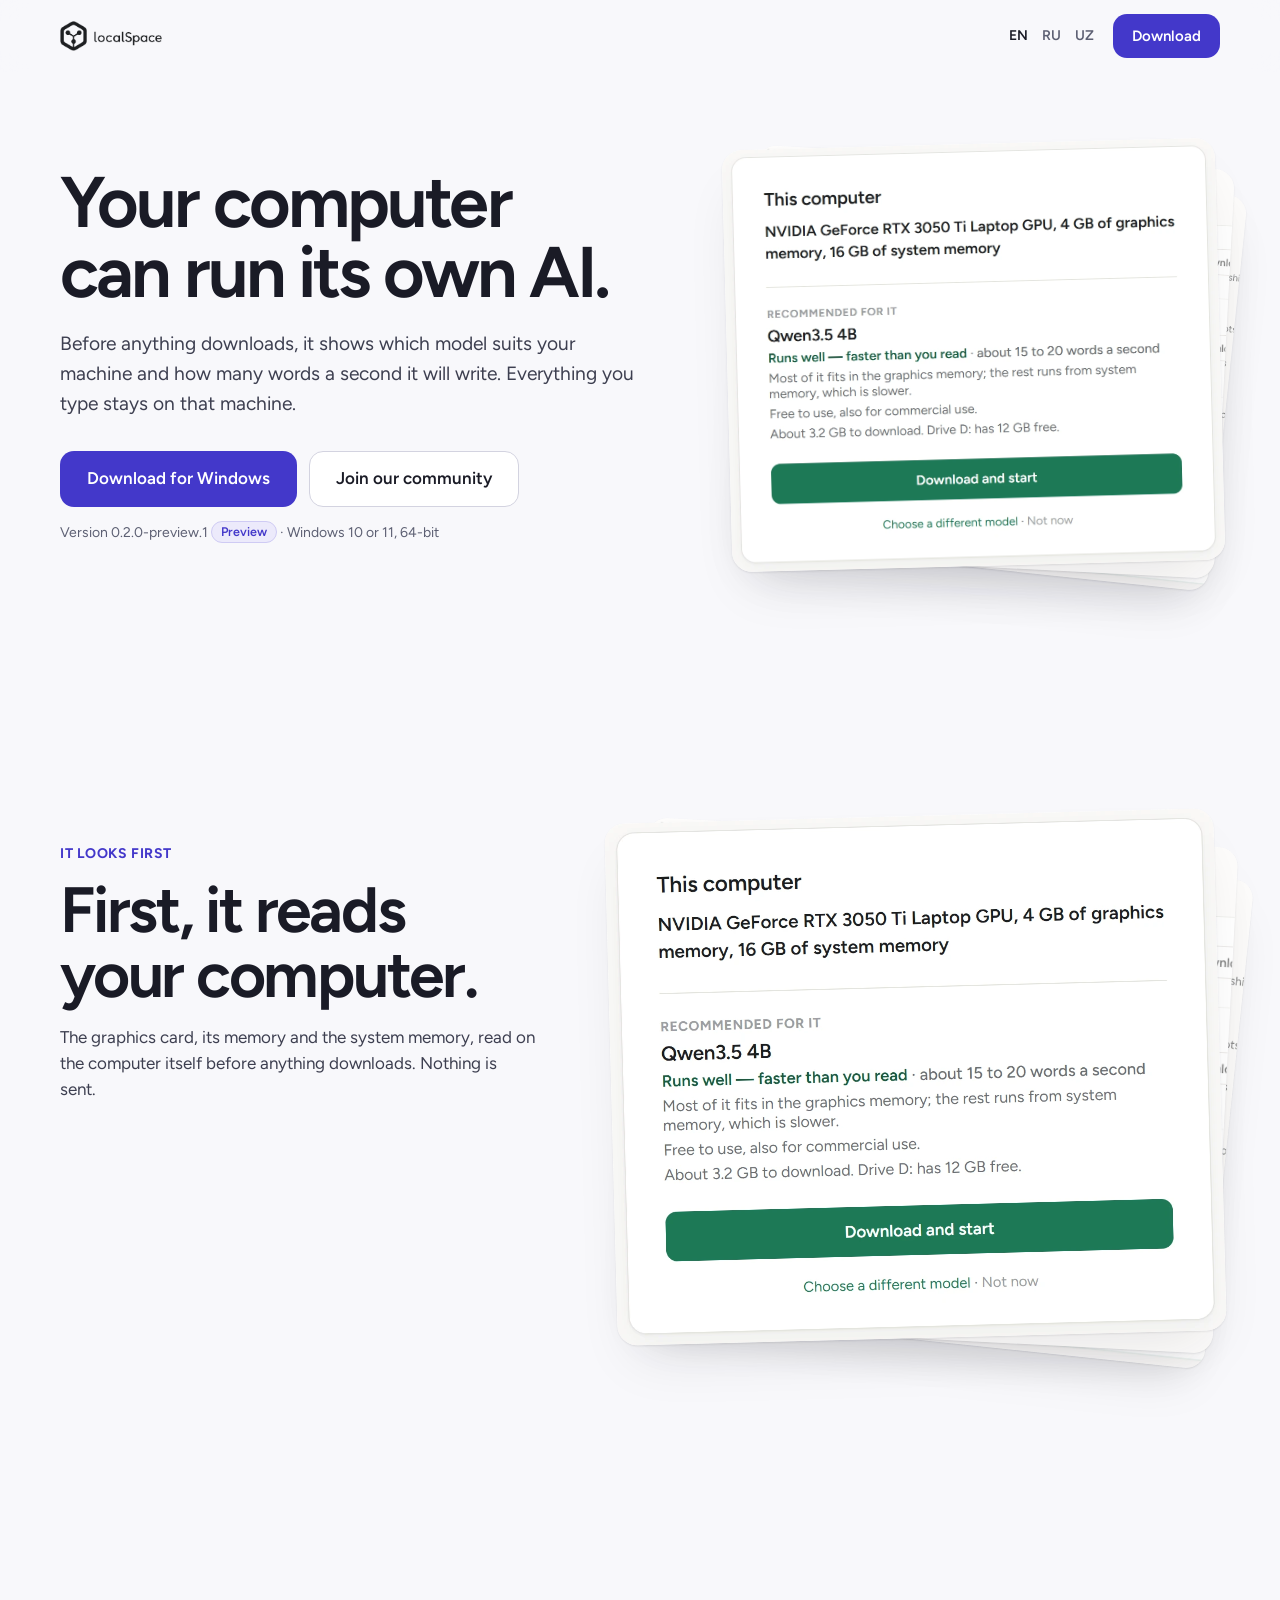
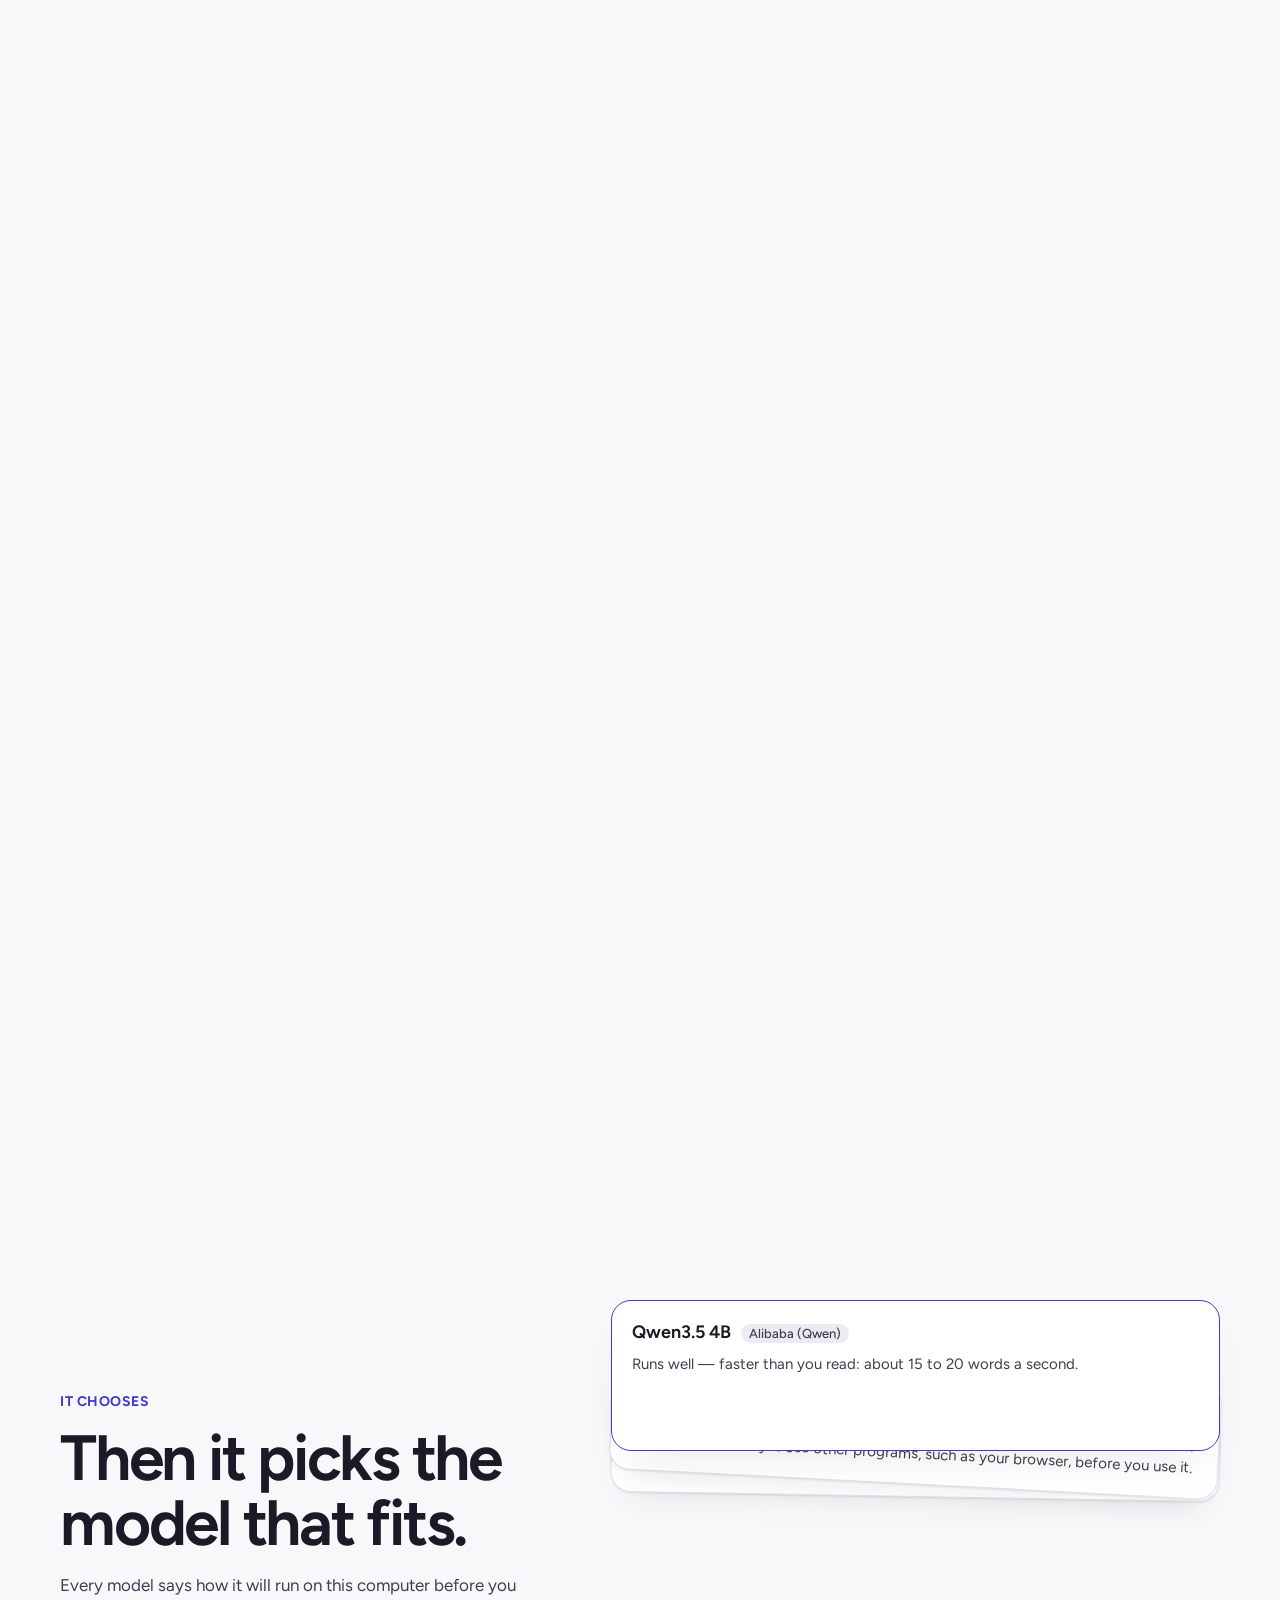
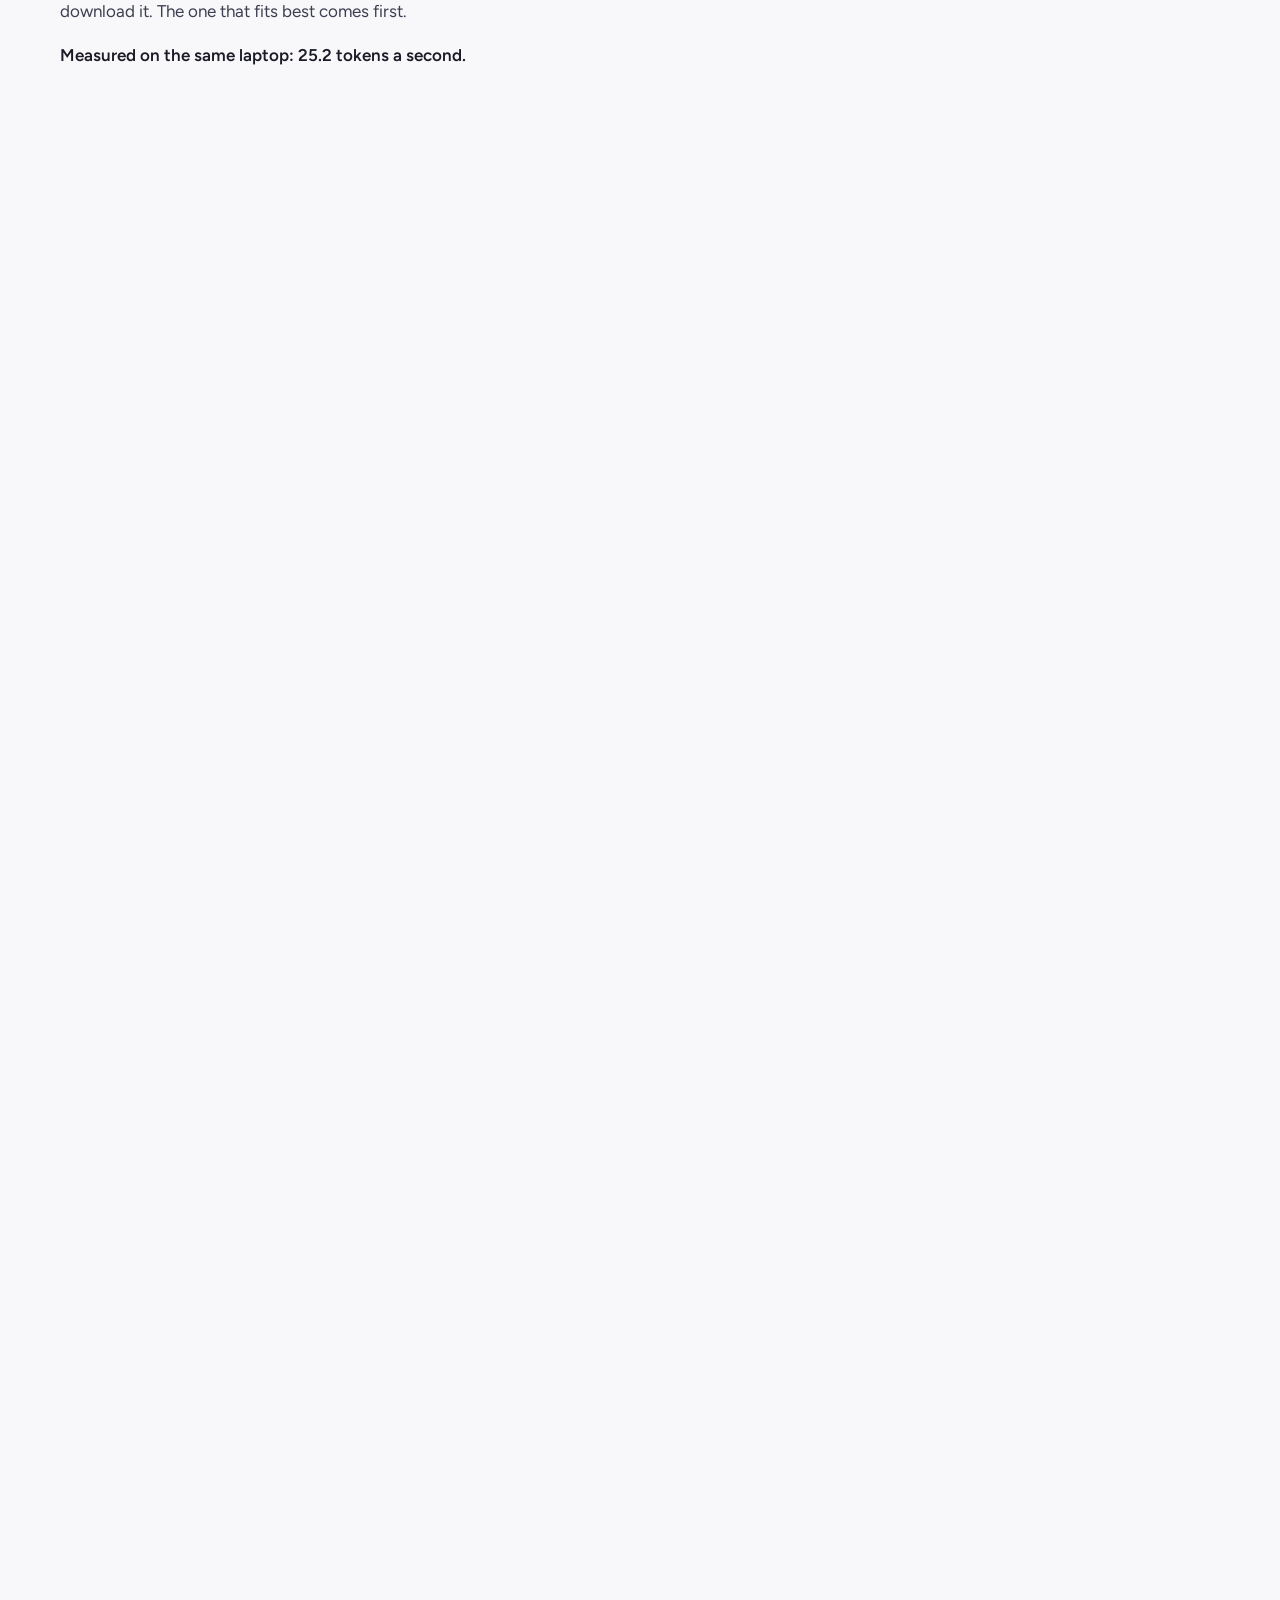
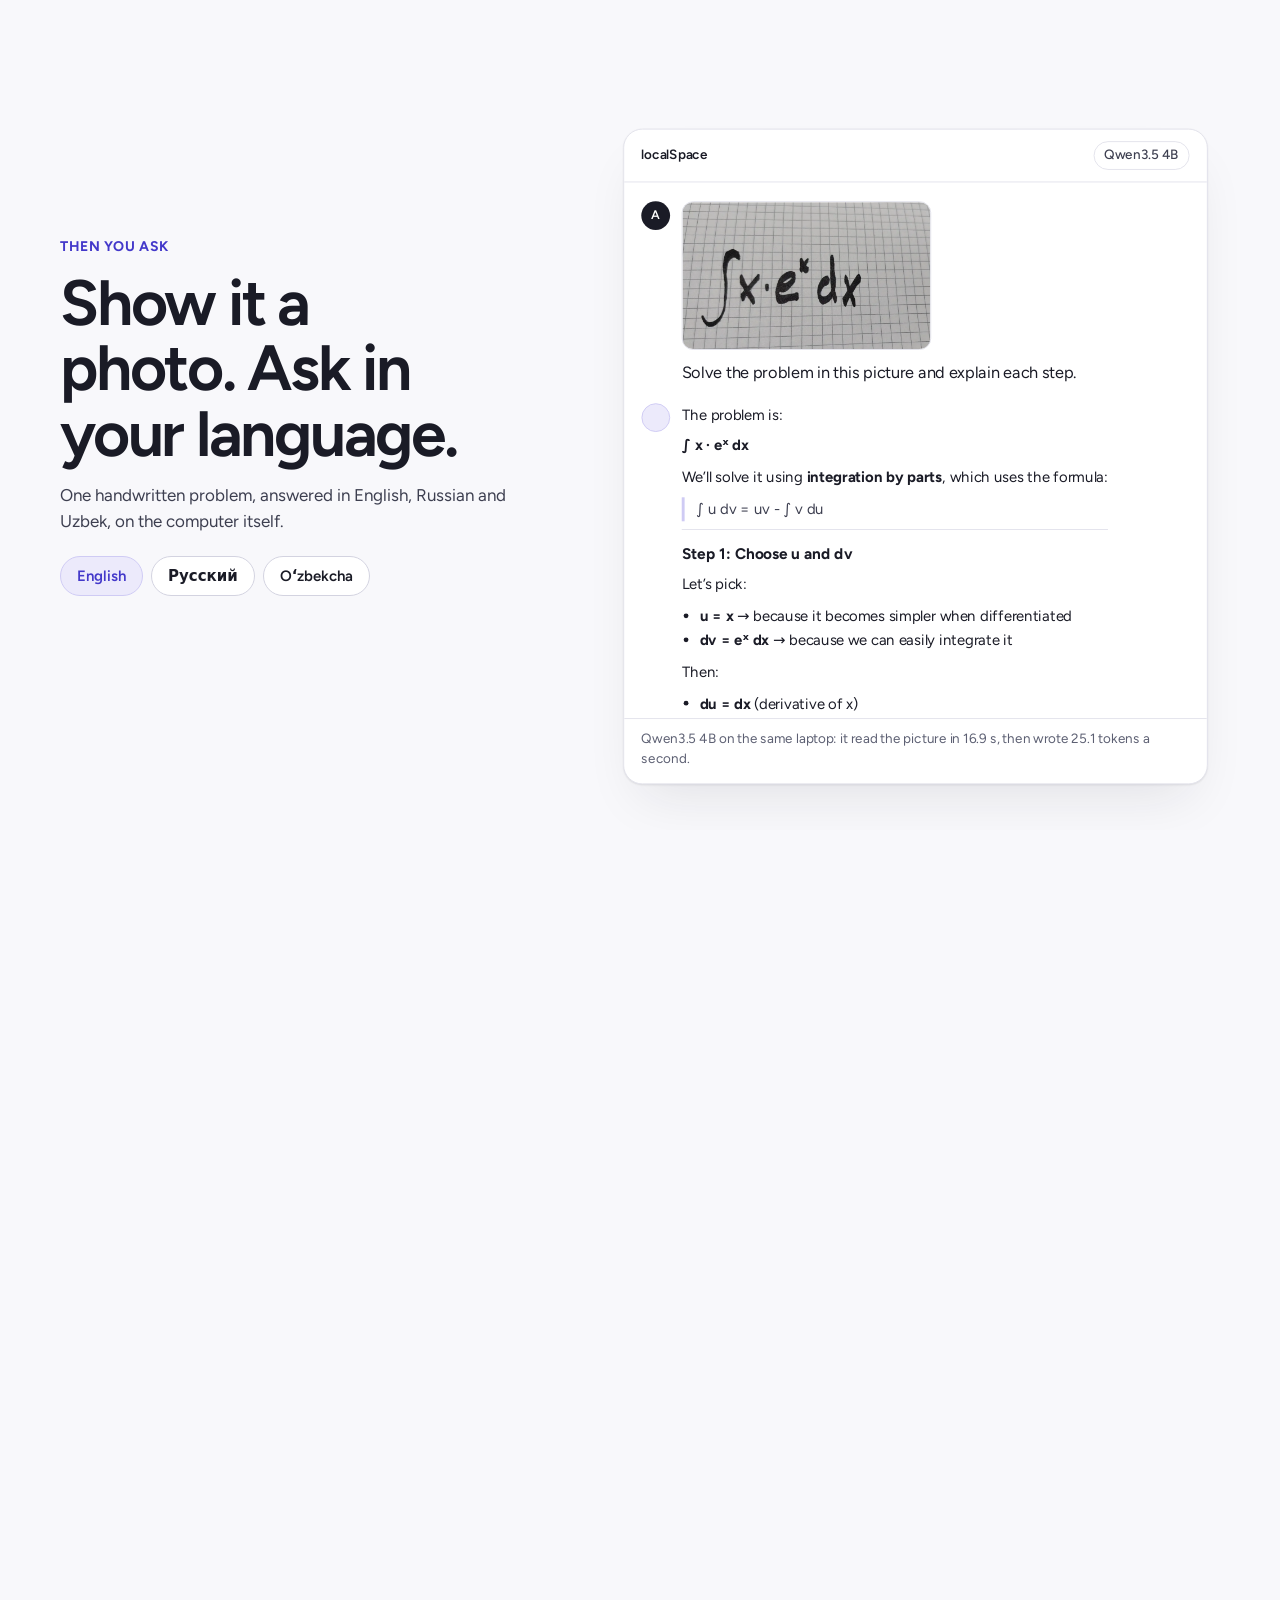
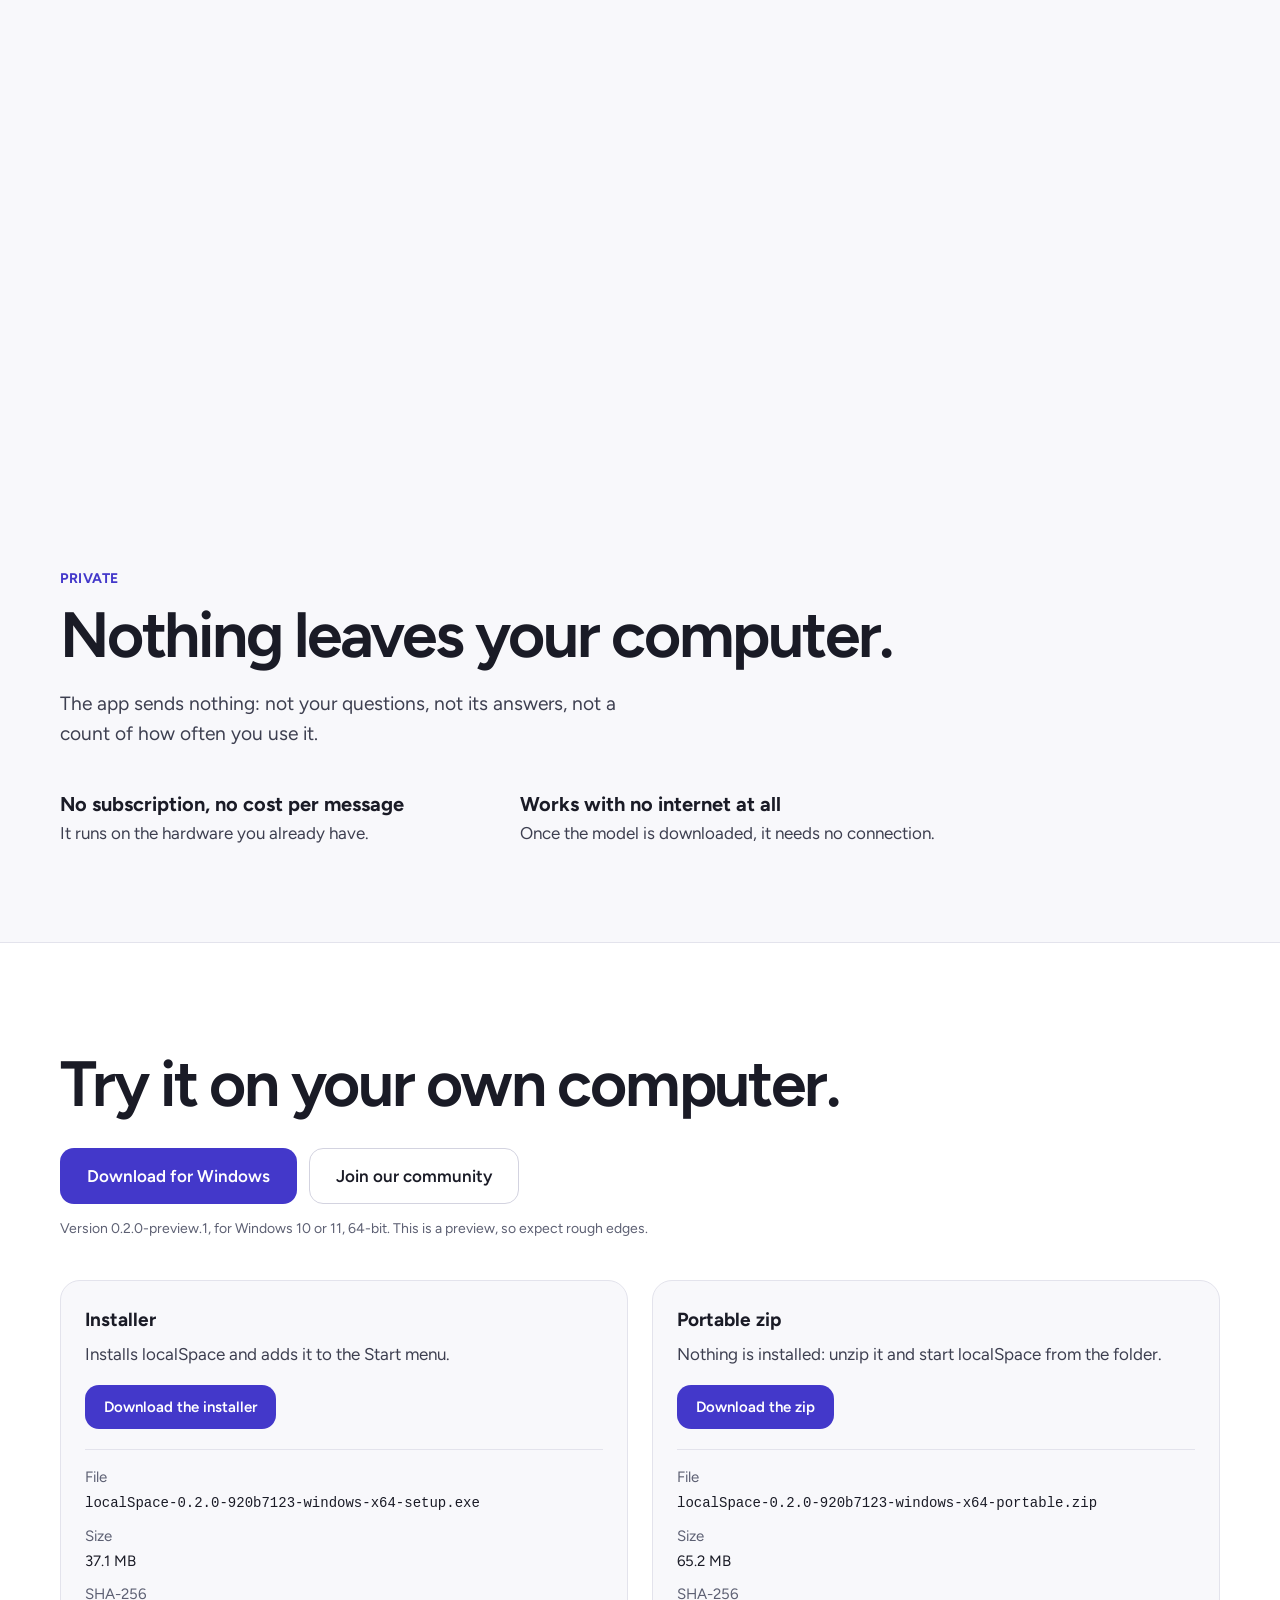
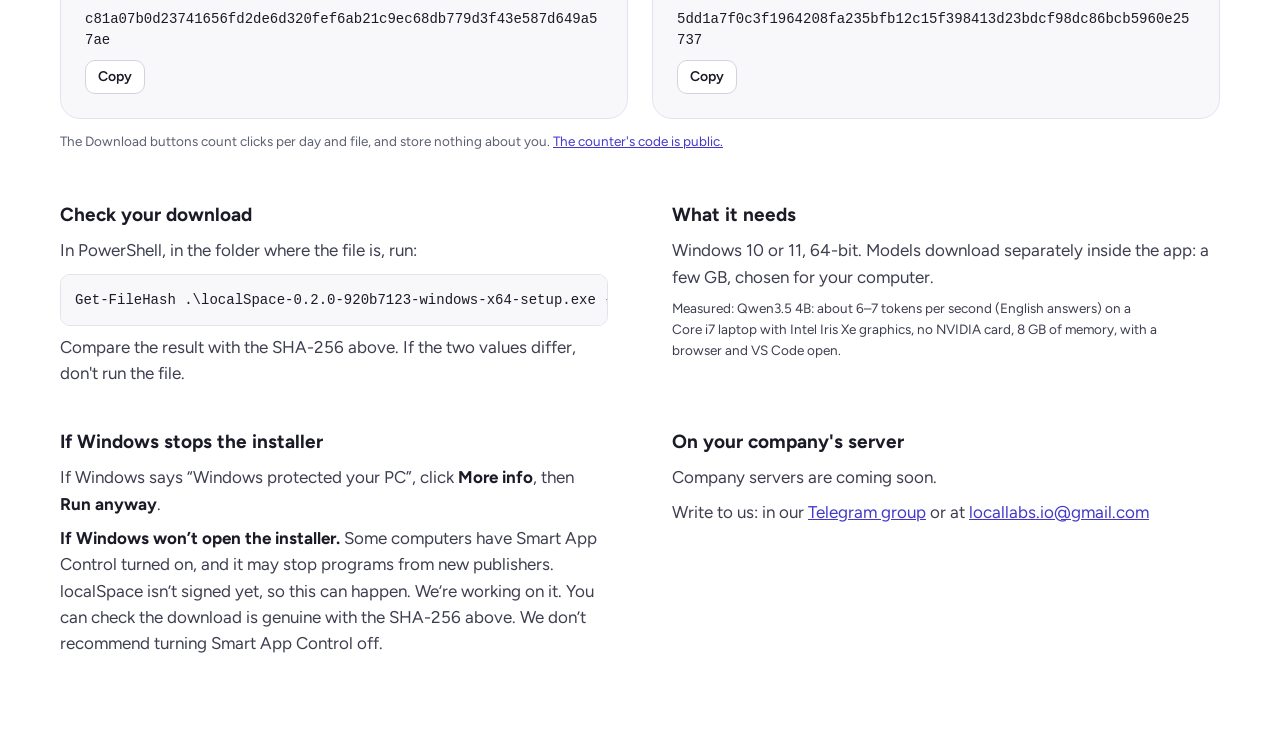
<file: index.html>
<!DOCTYPE html>
<html lang="en">
<head>
<meta charset="utf-8">
<meta name="viewport" content="width=device-width, initial-scale=1">
<title>localSpace — your computer can run its own AI</title>
<meta name="description" content="localSpace looks at your computer, recommends a model that suits it and tells you how fast it will write before anything downloads. Everything you type stays on your machine.">
<link rel="canonical" href="https://linusip.github.io/localLabs/">
<link rel="alternate" hreflang="en" href="https://linusip.github.io/localLabs/">
<link rel="alternate" hreflang="ru" href="https://linusip.github.io/localLabs/ru/">
<link rel="alternate" hreflang="uz" href="https://linusip.github.io/localLabs/uz/">
<link rel="alternate" hreflang="x-default" href="https://linusip.github.io/localLabs/">
<meta property="og:type" content="website">
<meta property="og:site_name" content="localSpace">
<meta property="og:url" content="https://linusip.github.io/localLabs/">
<meta property="og:title" content="Your computer can run its own AI. We will tell you how well.">
<meta property="og:description" content="localSpace looks at your computer, recommends a model that suits it and tells you how fast it will write before anything downloads. Everything you type stays on your machine.">
<meta property="og:image" content="https://linusip.github.io/localLabs/og-0.2.png">
<meta property="og:image:width" content="1200">
<meta property="og:image:height" content="630">
<meta property="og:image:alt" content="The localSpace logo and the words: Your computer can run its own AI. We will tell you how well. Below them, one speed measured on one laptop: Qwen3.5 4B, 25.2 tokens a second, with a 4 GB graphics card.">
<meta name="twitter:card" content="summary_large_image">
<meta name="twitter:title" content="Your computer can run its own AI. We will tell you how well.">
<meta name="twitter:description" content="localSpace looks at your computer, recommends a model that suits it and tells you how fast it will write before anything downloads. Everything you type stays on your machine.">
<meta name="twitter:image" content="https://linusip.github.io/localLabs/og-0.2.png">
<link rel="icon" href="favicon-32.png" type="image/png" sizes="32x32">
<link rel="apple-touch-icon" href="apple-touch-icon.png">
<meta name="theme-color" content="#f8f8fb">
<link rel="icon" href="favicon.svg" type="image/svg+xml">
<link rel="preload" href="fonts/figtree-latin.woff2" as="font" type="font/woff2" crossorigin>
<link rel="stylesheet" href="story.css">
<script>if (!matchMedia("(prefers-reduced-motion: reduce)").matches) document.documentElement.classList.add("js");</script>
<script src="story.js" defer></script>
</head>
<body>
<a class="skip" href="#main">Skip to the content</a>
<header class="head">
  <div class="wrap head-in">
    <a class="brand" href="#top"><img src="brand/localspace-lockup.png" width="102" height="30" alt="localSpace"></a>
    <nav class="langs" aria-label="Language"><a href="" lang="en" aria-current="true">EN</a><a href="ru/" lang="ru">RU</a><a href="uz/" lang="uz">UZ</a></nav>
    <a class="btn btn-primary" href="https://localspace.locallabs-io.workers.dev/download/windows">Download</a>
  </div>
</header>
<main id="main">
  <section class="hero" id="top" aria-labelledby="hero-title">
    <div class="wrap hero-grid">
      <div>
        <h1 id="hero-title">Your computer can run its own AI.</h1>
        <p class="lede">Before anything downloads, it shows which model suits your machine and how many words a second it will write. Everything you type stays on that machine.</p>
        <div class="ctas">
          <a class="btn btn-primary btn-big" href="https://localspace.locallabs-io.workers.dev/download/windows">Download for Windows</a>
          <a class="btn btn-quiet btn-big" href="https://t.me/localSpace_discussion">Join our community</a>
        </div>
        <p class="meta">Version 0.2.0-preview.1 <span class="tag">Preview</span> · Windows 10 or 11, 64-bit</p>
      </div>
      <div class="stack">
          <div class="card card-3" aria-hidden="true"><img src="shots/chat-0.2.webp" width="792" height="648" alt="" loading="lazy" decoding="async"></div>
          <div class="card card-2" aria-hidden="true"><img src="shots/models-0.2.webp" width="685" height="530" alt="" loading="lazy" decoding="async"></div>
          <div class="card card-1"><img src="shots/first-run-0.2.webp" width="540" height="463" alt="The first screen of localSpace 0.2.0-preview.1. Under This computer: NVIDIA GeForce RTX 3050 Ti Laptop GPU, 4 GB of graphics memory, 16 GB of system memory. Recommended for it: Qwen3.5 4B, runs well, faster than you read, about 15 to 20 words a second. Most of it fits in the graphics memory; the rest runs from system memory, which is slower. Free to use, also for commercial use. About 3.2 GB to download; drive D: has 12 GB free. A button, Download and start." fetchpriority="high"></div>
        </div>
    </div>
  </section>

  <section class="story" data-story aria-labelledby="step1-title">
    <div class="stage">
      <div class="wrap stage-grid">
        <div>
          <p class="eyebrow">It looks first</p>
          <h2 id="step1-title">First, it reads your computer.</h2>
          <p class="body">The graphics card, its memory and the system memory, read on the computer itself before anything downloads. Nothing is sent.</p>
          <dl class="reads">
            <div class="read"><dt>Graphics card</dt><dd>NVIDIA GeForce RTX 3050 Ti Laptop GPU</dd></div>
            <div class="read"><dt>Graphics memory</dt><dd>4 GB</dd></div>
            <div class="read"><dt>System memory</dt><dd>16 GB</dd></div>
          </dl>
          <p class="source">As the preview build read our test laptop on 21 October 2026.</p>
        </div>
        <div class="stack">
          <div class="card card-3" aria-hidden="true"><img src="shots/chat-0.2.webp" width="792" height="648" alt="" loading="lazy" decoding="async"></div>
          <div class="card card-2" aria-hidden="true"><img src="shots/models-0.2.webp" width="685" height="530" alt="" loading="lazy" decoding="async"></div>
          <div class="card card-1"><img src="shots/first-run-0.2.webp" width="540" height="463" alt="The first screen of localSpace 0.2.0-preview.1, with This computer ringed: NVIDIA GeForce RTX 3050 Ti Laptop GPU, 4 GB of graphics memory, 16 GB of system memory. Below it, the model recommended for this computer, Qwen3.5 4B." fetchpriority="high"></div>
          <div class="ring" aria-hidden="true"></div>
        </div>
      </div>
    </div>
  </section>

  <section class="story story-pick" data-story aria-labelledby="pick-title">
    <div class="stage">
      <div class="wrap stage-grid">
        <div>
          <p class="eyebrow">It chooses</p>
          <h2 id="pick-title">Then it picks the model that fits.</h2>
          <p class="body">Every model says how it will run on this computer before you download it. The one that fits best comes first.</p>
          <p class="measured-line">Measured on the same laptop: 25.2 tokens a second.</p>
          <p class="source">The models' lines are the app's own words on that laptop.</p>
        </div>
        <ul class="models" lang="en">
          <li class="model is-pick" style="--i: 0">
            <span class="badge" lang="en">Recommended</span>
            <p class="model-name">Qwen3.5 4B <span>Alibaba (Qwen)</span></p>
            <p class="model-line">Runs well — faster than you read: about 15 to 20 words a second.</p>
            <p class="model-speed" lang="en"><b>25.2</b> tokens a second, measured</p>
          </li>
          <li class="model" style="--i: 1">
            
            <p class="model-name">Gemma 4 E2B <span>Google</span></p>
            <p class="model-line">Runs well — faster than you read: about 15 to 20 words a second.</p>
            
          </li>
          <li class="model" style="--i: 2">
            
            <p class="model-name">Gemma 4 E4B <span>Google</span></p>
            <p class="model-line">Runs well — faster than you read: about 7 to 10 words a second.</p>
            
          </li>
          <li class="model" style="--i: 3">
            
            <p class="model-name">Qwen3.5 9B <span>Alibaba (Qwen)</span></p>
            <p class="model-line">Runs well — faster than you read: about 5 to 7 words a second. Needs most of this computer's memory: close other programs, such as your browser, before you use it.</p>
            
          </li>
        </ul>
      </div>
    </div>
  </section>

  <section class="story story-ask" data-story aria-labelledby="ask-title">
    <div class="stage">
      <div class="wrap stage-grid">
        <div>
          <p class="eyebrow">Then you ask</p>
          <h2 id="ask-title">Show it a photo. Ask in your language.</h2>
          <p class="body">One handwritten problem, answered in English, Russian and Uzbek, on the computer itself.</p>
          <div class="answer-tabs" role="group" aria-label="Answer in" data-tabs hidden>
            <button type="button" class="chip" data-tab="en" aria-pressed="true" lang="en">English</button>
            <button type="button" class="chip" data-tab="ru" aria-pressed="false" lang="ru">Русский</button>
            <button type="button" class="chip" data-tab="uz" aria-pressed="false" lang="uz">Oʻzbekcha</button>
          </div>
        </div>
        <div class="window">
          <div class="window-bar"><span>localSpace</span><span class="model-chip">Qwen3.5 4B</span></div>
          <div class="thread" data-answer="en" lang="en">
            <div class="msg msg-you"><span class="avatar" aria-hidden="true">A</span><div><img class="photo" src="shots/integral-photo.webp" width="880" height="524" alt="A photo of a handwritten problem on squared paper: the integral of x times e to the x, dx." loading="lazy" decoding="async"><p>Solve the problem in this picture and explain each step.</p></div></div>
            <div class="msg msg-model"><span class="avatar avatar-model" aria-hidden="true"></span><div><div class="answer"><p>The problem is:</p><p><strong>∫ x · eˣ dx</strong></p><p>We’ll solve it using <strong>integration by parts</strong>, which uses the formula:</p><blockquote>∫ u dv = uv - ∫ v du</blockquote><hr><h4>Step 1: Choose u and dv</h4><p>Let’s pick:</p><ul><li><strong>u = x</strong> → because it becomes simpler when differentiated</li><li><strong>dv = eˣ dx</strong> → because we can easily integrate it</li></ul><p>Then:</p><ul><li><strong>du = dx</strong> (derivative of x)</li><li><strong>v = eˣ</strong> (integral of eˣ dx)</li></ul><hr><h4>Step 2: Plug into the formula</h4><p>∫ x·eˣ dx = uv - ∫ v du</p><p>= (x)(eˣ) - ∫ (eˣ)(dx)</p><p>= x eˣ - ∫ eˣ dx</p><hr><h4>Step 3: Integrate the remaining part</h4><p>∫ eˣ dx = eˣ + C (where C is the constant of integration)</p><p>So now:</p><p>= x eˣ - eˣ + C</p><hr><h4>Final Answer:</h4><p><strong>x eˣ - eˣ + C</strong></p><p>or factored as:</p><p><strong>(x - 1)eˣ + C</strong></p><p>✅ That’s the solution!</p></div></div></div>
          </div>
          <p class="speed-line" data-answer="en">Qwen3.5 4B on the same laptop: it read the picture in 16.9 s, then wrote 25.1 tokens a second.</p>
          <div class="thread" data-answer="ru" lang="ru" hidden>
            <div class="msg msg-you"><span class="avatar" aria-hidden="true">A</span><div><img class="photo" src="shots/integral-photo.webp" width="880" height="524" alt="A photo of a handwritten problem on squared paper: the integral of x times e to the x, dx." loading="lazy" decoding="async"><p>Реши задачу на этой картинке и объясни каждый шаг.</p></div></div>
            <div class="msg msg-model"><span class="avatar avatar-model" aria-hidden="true"></span><div><div class="answer"><p>Хорошо, давай разберём интеграл:</p><p>∫ x · eˣ dx</p><p>Это интеграл от произведения функции — у нас есть x (линейная функция) и eˣ (экспонента). Для таких случаев удобно использовать <strong>метод интегрирования по частям</strong>.</p><hr><h4>Шаг 1: Формула интегрирования по частям</h4><p>Формула такая:</p><p>∫ u dv = uv - ∫ v du</p><p>Нужно выбрать, какая часть будет u (функция), а какая — dv (производная от другой части).</p><p>Обычно выбирают так:</p><ul><li>u — та функция, которую можно легко продифференцировать (например, полином)</li><li>dv — та, которую можно легко проинтегрировать (например, экспонента)</li></ul><p>Здесь:</p><ul><li>Пусть <strong>u = x</strong> → тогда du = dx</li><li>Пусть <strong>dv = eˣ dx</strong> → тогда v = ∫ eˣ dx = eˣ</li></ul><hr><h4>Шаг 2: Подставим в формулу</h4><p>∫ x·eˣ dx = u·v - ∫ v·du</p><p>= x·eˣ - ∫ eˣ dx</p><hr><h4>Шаг 3: Вычислим оставшийся интеграл</h4><p>∫ eˣ dx = eˣ + C (где C — константа интегрирования)</p><hr><h4>Шаг 4: Соберём всё вместе</h4><p>Ответ:</p><p>x·eˣ - eˣ + C</p><p>Можно вынести общий множитель eˣ:</p><p>= eˣ(x - 1) + C</p><hr><p>✅ <strong>Итоговый ответ:</strong></p><p><strong>∫ x·eˣ dx = eˣ(x - 1) + C</strong></p><p>Если нужно — могу объяснить ещё проще или на другом языке, если хочешь.</p></div></div></div>
          </div>
          <p class="speed-line" data-answer="ru" hidden>Qwen3.5 4B on the same laptop: it read the picture in 18 s, then wrote 25.2 tokens a second.</p>
          <div class="thread" data-answer="uz" lang="uz" hidden>
            <div class="msg msg-you"><span class="avatar" aria-hidden="true">A</span><div><img class="photo" src="shots/integral-photo.webp" width="880" height="524" alt="A photo of a handwritten problem on squared paper: the integral of x times e to the x, dx." loading="lazy" decoding="async"><p>Bu rasmdagi masalani yeching va har bir qadamni tushuntiring.</p></div></div>
            <div class="msg msg-model"><span class="avatar avatar-model" aria-hidden="true"></span><div><div class="answer"><p>Bu integralni yechish uchun &quot;integralsiz bo'lish&quot; (integration by parts) usulidan foydalanamiz. Bu usul quyidagicha ishlaydi:</p><p><strong>Formula:</strong></p><p>∫u·dv = u·v - ∫v·du</p><hr><h4>1-qadam: u va dv ni tanlash</h4><p>Bizning holatda:</p><ul><li>u = x (chunki uni oddiyroq qilib olishimiz mumkin)</li><li>dv = e^x dx (chunki uning integrali aniq ma'lum)</li></ul><p>Shunday qilib:</p><ul><li>du = dx (x ning hosilasi 1 ga teng)</li><li>v = ∫e^x dx = e^x</li></ul><hr><h4>2-qadam: Formula ni qo'llash</h4><p>Endi formulani qo'yamiz:</p><p>∫x·e^x dx = x·e^x - ∫e^x dx</p><hr><h4>3-qadam: Ikkinchi integralni hisoblash</h4><p>∫e^x dx = e^x + C (C — integrallash konstantasi)</p><p>Demak:</p><p>∫x·e^x dx = x·e^x - e^x + C</p><hr><h4>4-qadam: Yakuniy javobni soddalashtirish</h4><p>Keling, ifodani qisqartiramiz:</p><p>= e^x(x - 1) + C</p><hr><p>✅ <strong>Javob:</strong></p><p><strong>∫x·e^x dx = e^x(x - 1) + C</strong></p><p>Bu javob to'g'ri va oddiy ko'rinishda.</p></div></div></div>
          </div>
          <p class="model-note" data-answer="uz" hidden>The model wrote “integralsiz boʻlish”; the correct term is “boʻlaklab integrallash”. We have not changed the answer.</p>
          <p class="speed-line" data-answer="uz" hidden>Qwen3.5 4B on the same laptop: it read the picture in 17.8 s, then wrote 25.6 tokens a second.</p>
        </div>
      </div>
    </div>
  </section>

  <section class="plain privacy" aria-labelledby="privacy-title">
    <div class="wrap">
      <p class="eyebrow">Private</p>
      <h2 id="privacy-title">Nothing leaves your computer.</h2>
      <p class="lede">The app sends nothing: not your questions, not its answers, not a count of how often you use it.</p>
      <ul class="claims">
        <li><strong>No subscription, no cost per message</strong><span>It runs on the hardware you already have.</span></li>
        <li><strong>Works with no internet at all</strong><span>Once the model is downloaded, it needs no connection.</span></li>
      </ul>
    </div>
  </section>

  <section class="plain end" id="download" aria-labelledby="end-title">
    <div class="wrap">
      <h2 id="end-title">Try it on your own computer.</h2>
      <div class="ctas">
        <a class="btn btn-primary btn-big" href="https://localspace.locallabs-io.workers.dev/download/windows">Download for Windows</a>
        <a class="btn btn-quiet btn-big" href="https://t.me/localSpace_discussion">Join our community</a>
      </div>
      <p class="meta">Version 0.2.0-preview.1, for Windows 10 or 11, 64-bit. This is a preview, so expect rough edges.</p>
      <div class="files">
        <article class="file">
          <h3>Installer</h3>
          <p>Installs localSpace and adds it to the Start menu.</p>
          <a class="btn btn-primary" href="https://localspace.locallabs-io.workers.dev/download/windows">Download the installer</a>
          <dl class="facts">
            <div><dt>File</dt><dd><code>localSpace-0.2.0-920b7123-windows-x64-setup.exe</code></dd></div>
            <div><dt>Size</dt><dd>37.1 MB</dd></div>
            <div><dt>SHA-256</dt><dd class="hash-row"><code id="sha-setup">c81a07b0d23741656fd2de6d320fef6ab21c9ec68db779d3f43e587d649a57ae</code><button class="copy" type="button" data-copy="sha-setup" hidden>Copy</button></dd></div>
          </dl>
        </article>
        <article class="file">
          <h3>Portable zip</h3>
          <p>Nothing is installed: unzip it and start localSpace from the folder.</p>
          <a class="btn btn-primary" href="https://localspace.locallabs-io.workers.dev/download/portable">Download the zip</a>
          <dl class="facts">
            <div><dt>File</dt><dd><code>localSpace-0.2.0-920b7123-windows-x64-portable.zip</code></dd></div>
            <div><dt>Size</dt><dd>65.2 MB</dd></div>
            <div><dt>SHA-256</dt><dd class="hash-row"><code id="sha-portable">5dd1a7f0c3f1964208fa235bfb12c15f398413d23bdcf98dc86bcb5960e25737</code><button class="copy" type="button" data-copy="sha-portable" hidden>Copy</button></dd></div>
          </dl>
        </article>
      </div>
      <p class="source">The Download buttons count clicks per day and file, and store nothing about you. <a href="https://github.com/LinusIp/localspace-downloads">The counter's code is public.</a></p>
      <div class="dl-grid">
        <div><h3>Check your download</h3><p>In PowerShell, in the folder where the file is, run:</p><pre class="command"><code>Get-FileHash .\localSpace-0.2.0-920b7123-windows-x64-setup.exe -Algorithm SHA256</code></pre><p>Compare the result with the SHA-256 above. If the two values differ, don't run the file.</p></div>
        <div><h3>What it needs</h3><p>Windows 10 or 11, 64-bit. Models download separately inside the app: a few GB, chosen for your computer.</p><p class="source">Measured: Qwen3.5 4B: about 6–7 tokens per second (English answers) on a Core i7 laptop with Intel Iris Xe graphics, no NVIDIA card, 8 GB of memory, with a browser and VS Code open.</p></div>
        <div><h3>If Windows stops the installer</h3><p>If Windows says “Windows protected your PC”, click <strong>More info</strong>, then <strong>Run anyway</strong>.</p><p><strong>If Windows won’t open the installer.</strong> Some computers have Smart App Control turned on, and it may stop programs from new publishers. localSpace isn’t signed yet, so this can happen. We’re working on it. You can check the download is genuine with the SHA-256 above. We don’t recommend turning Smart App Control off.</p></div>
        <div><h3>On your company's server</h3><p>Company servers are coming soon.</p><p>Write to us: in our <a href="https://t.me/localSpace_discussion">Telegram group</a> or at <a href="mailto:locallabs.io@gmail.com">locallabs.io@gmail.com</a></p></div>
      </div>
    </div>
  </section>
</main>
</body>
</html>
</file>
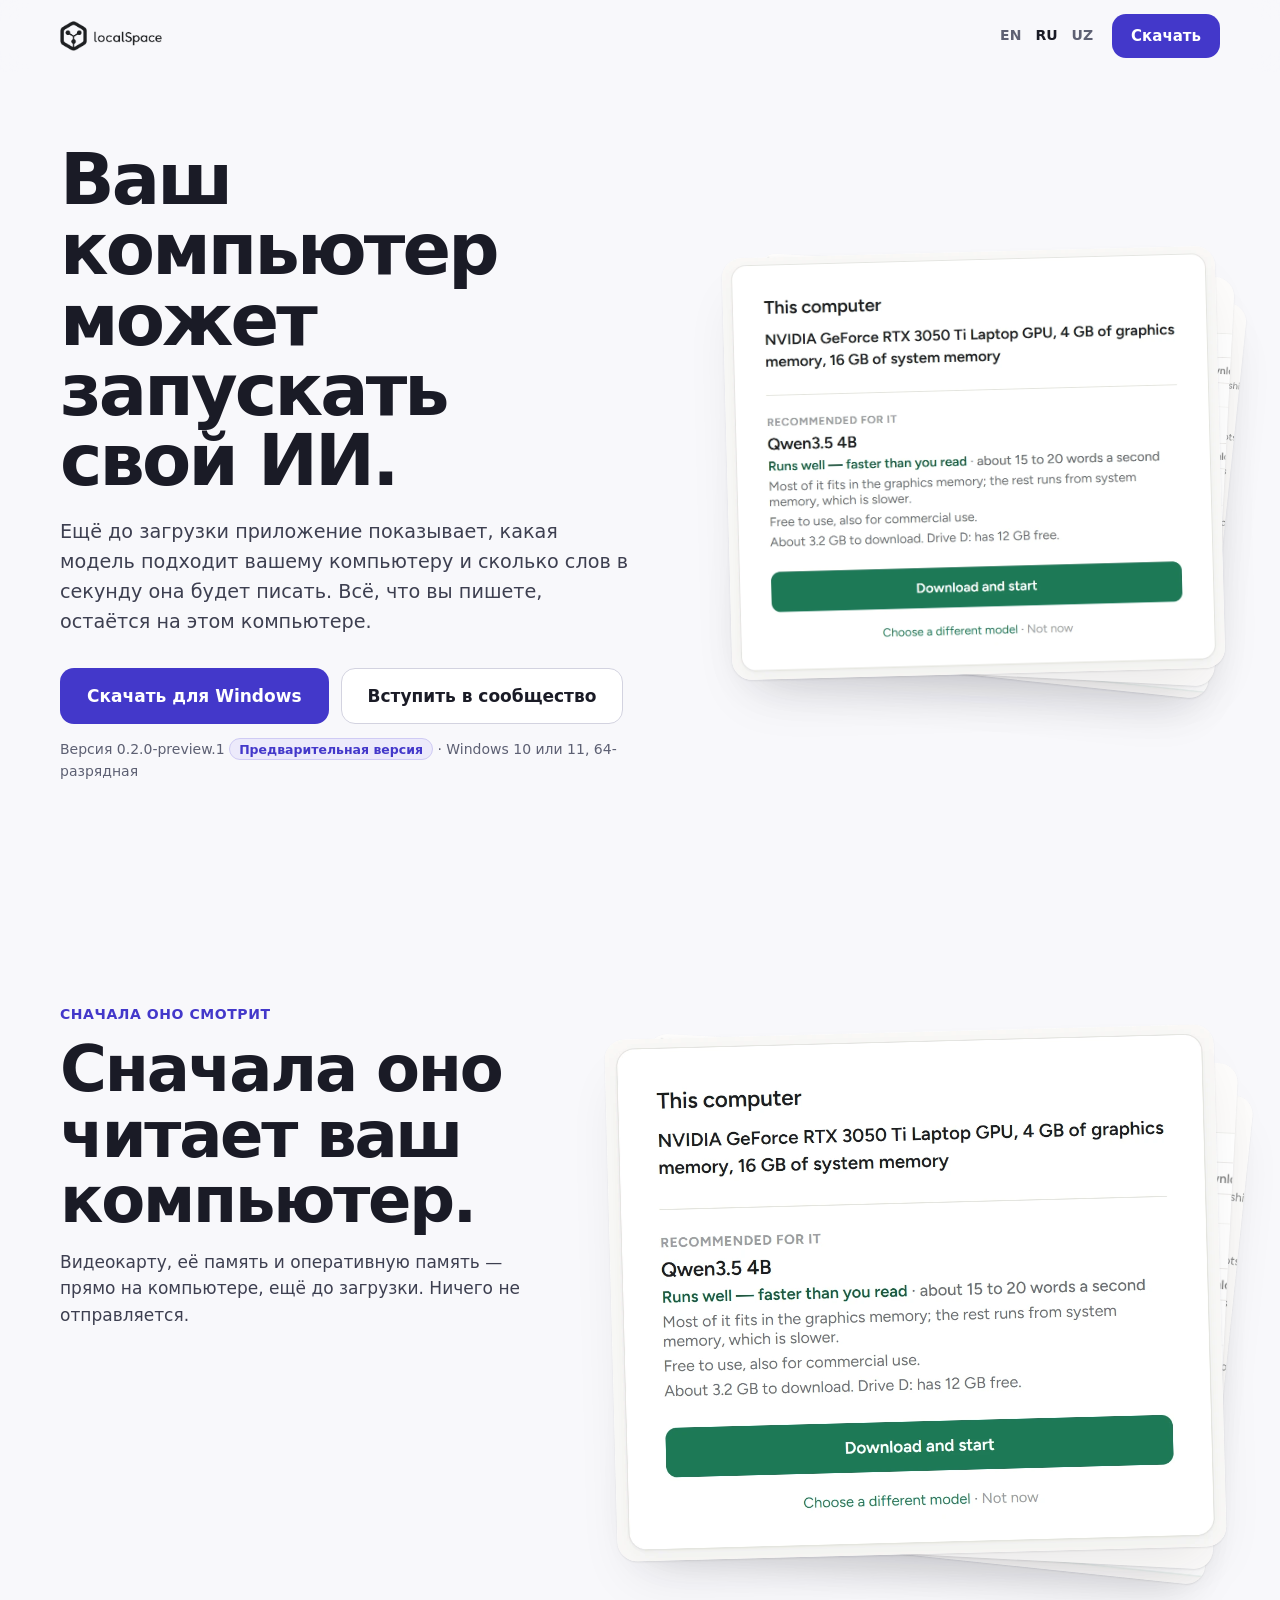
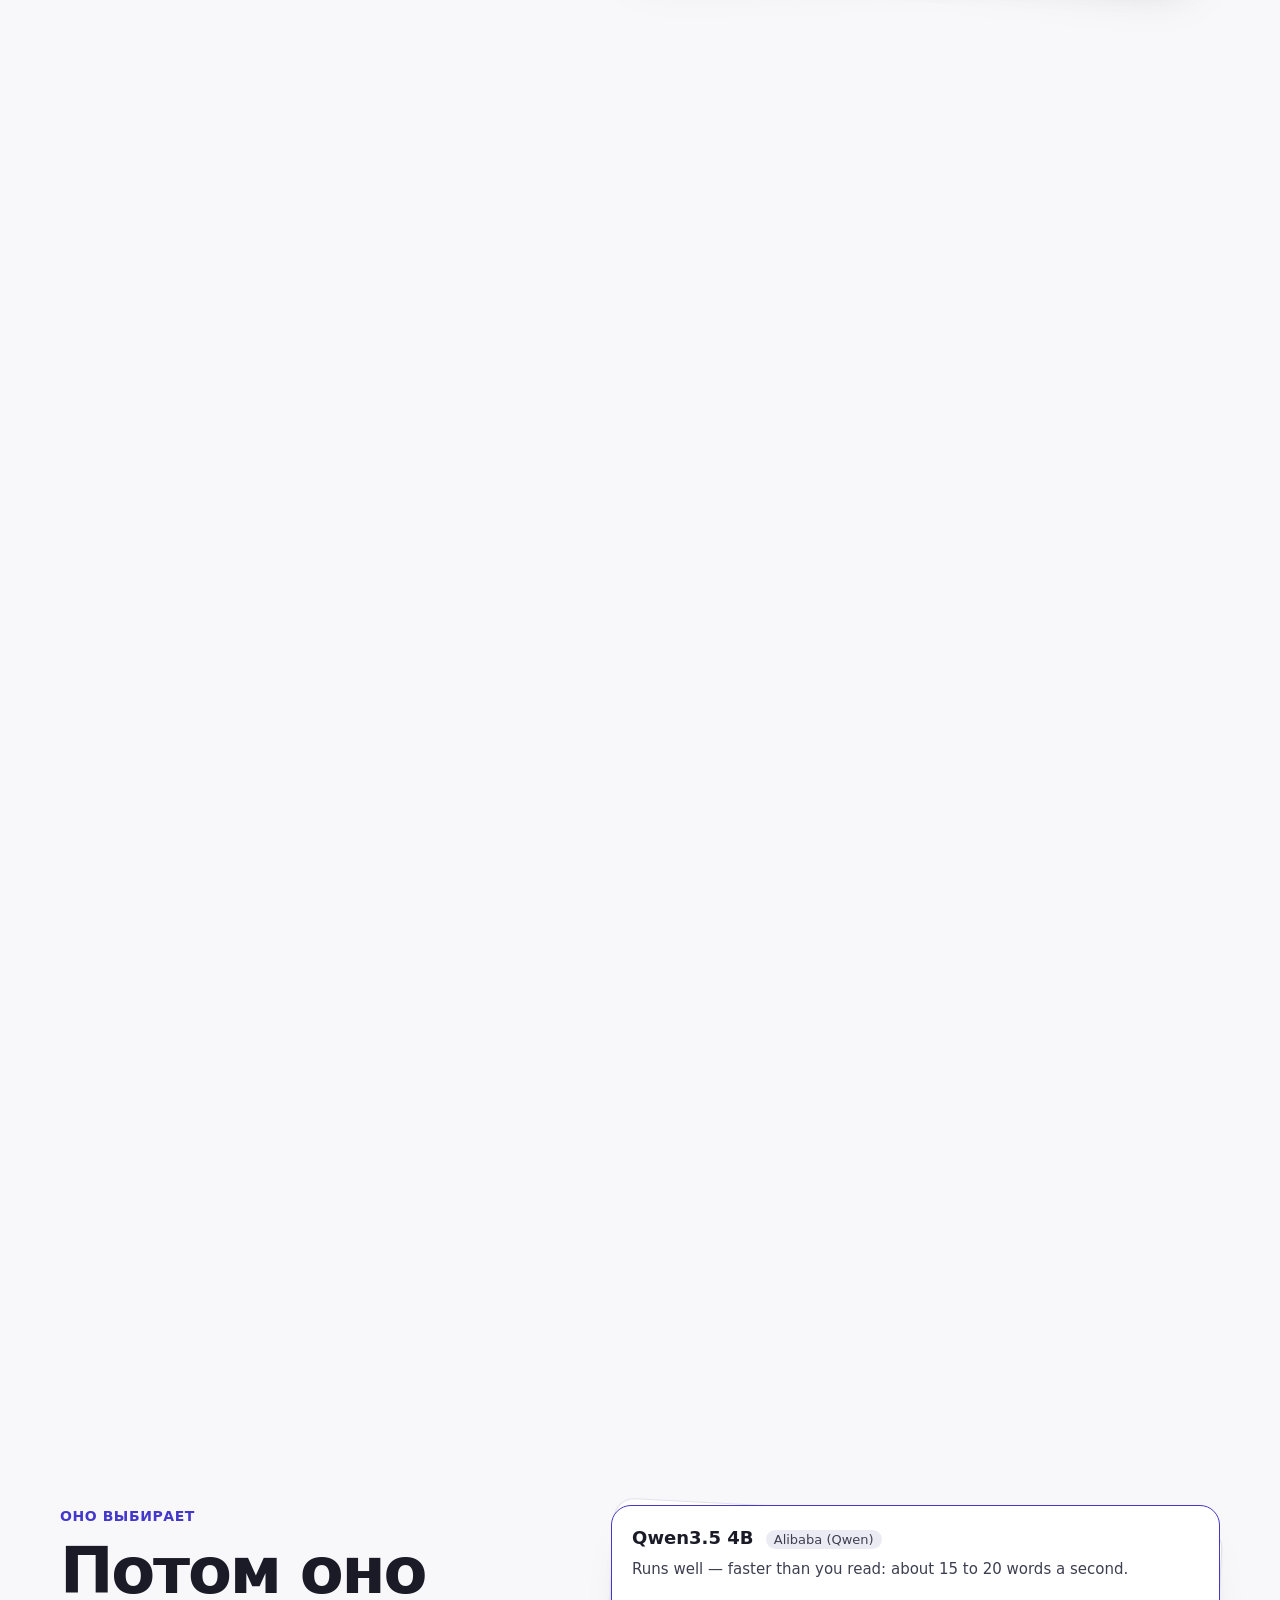
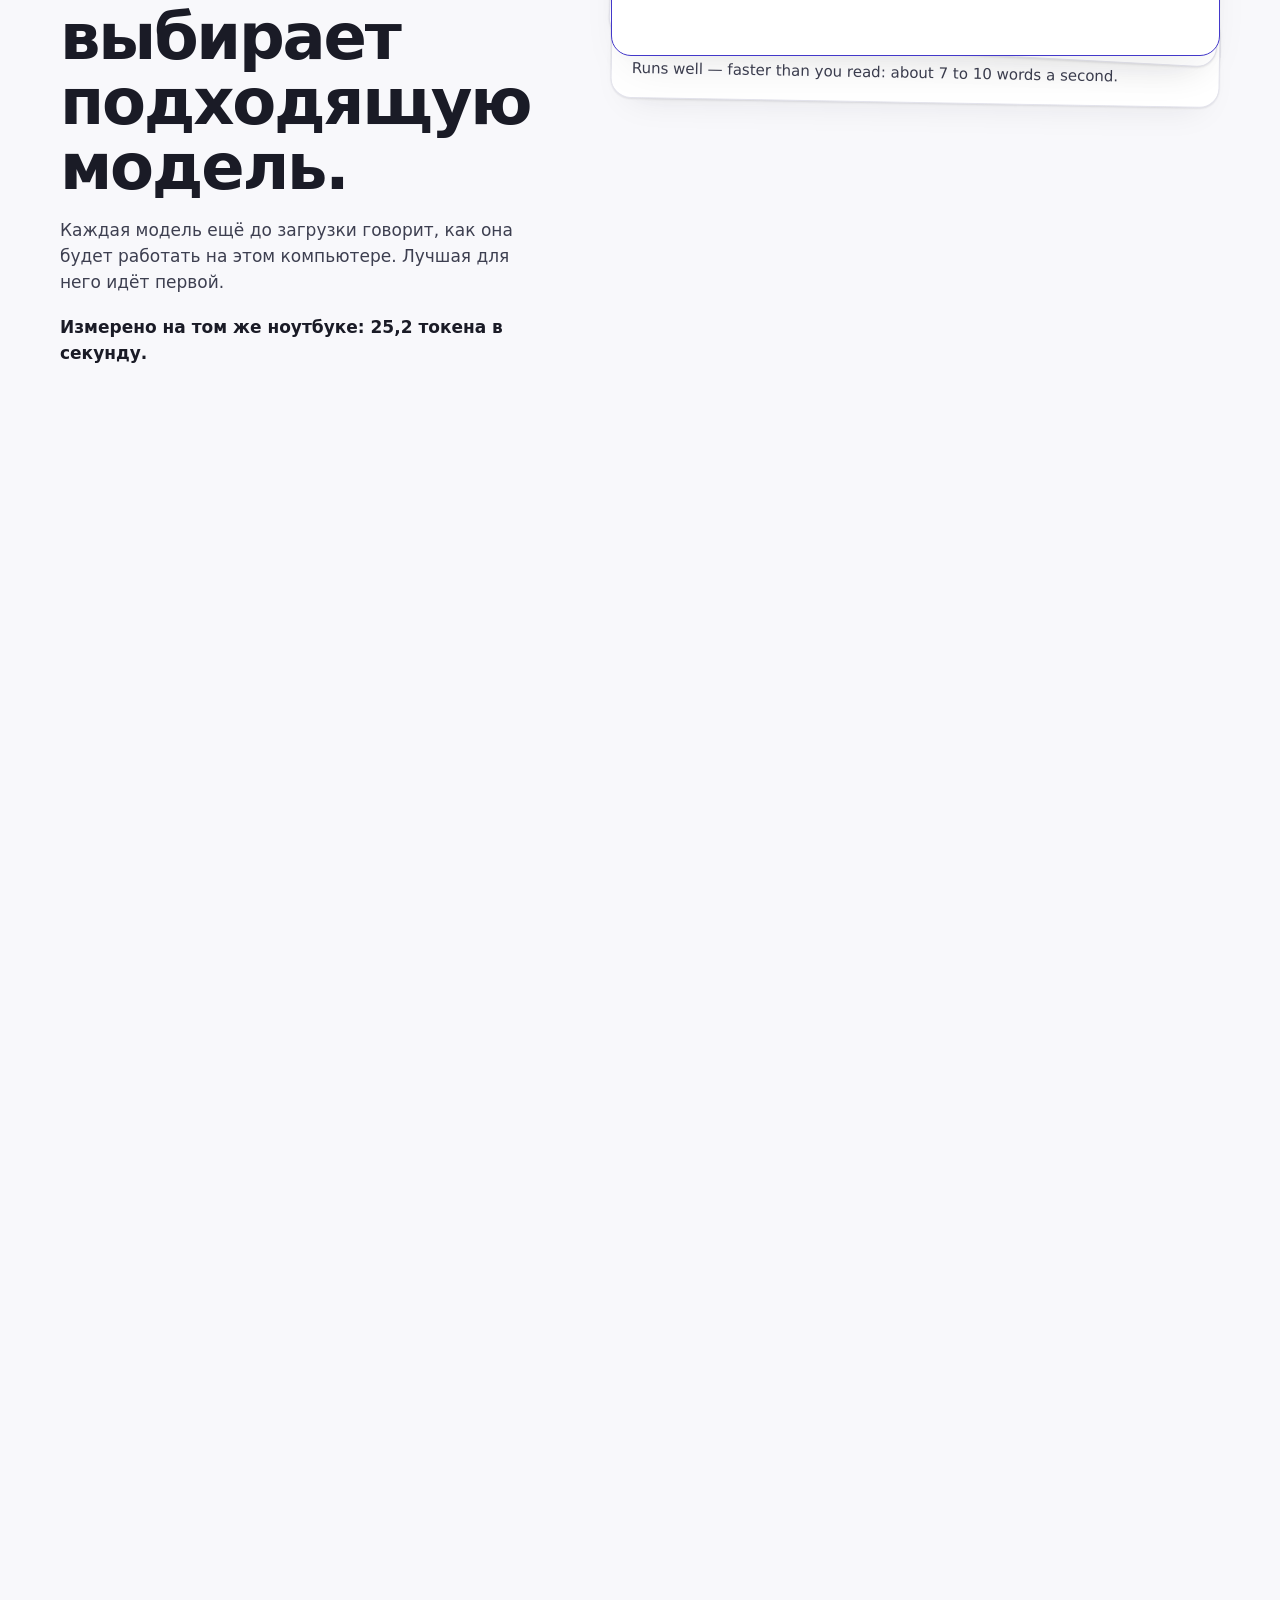
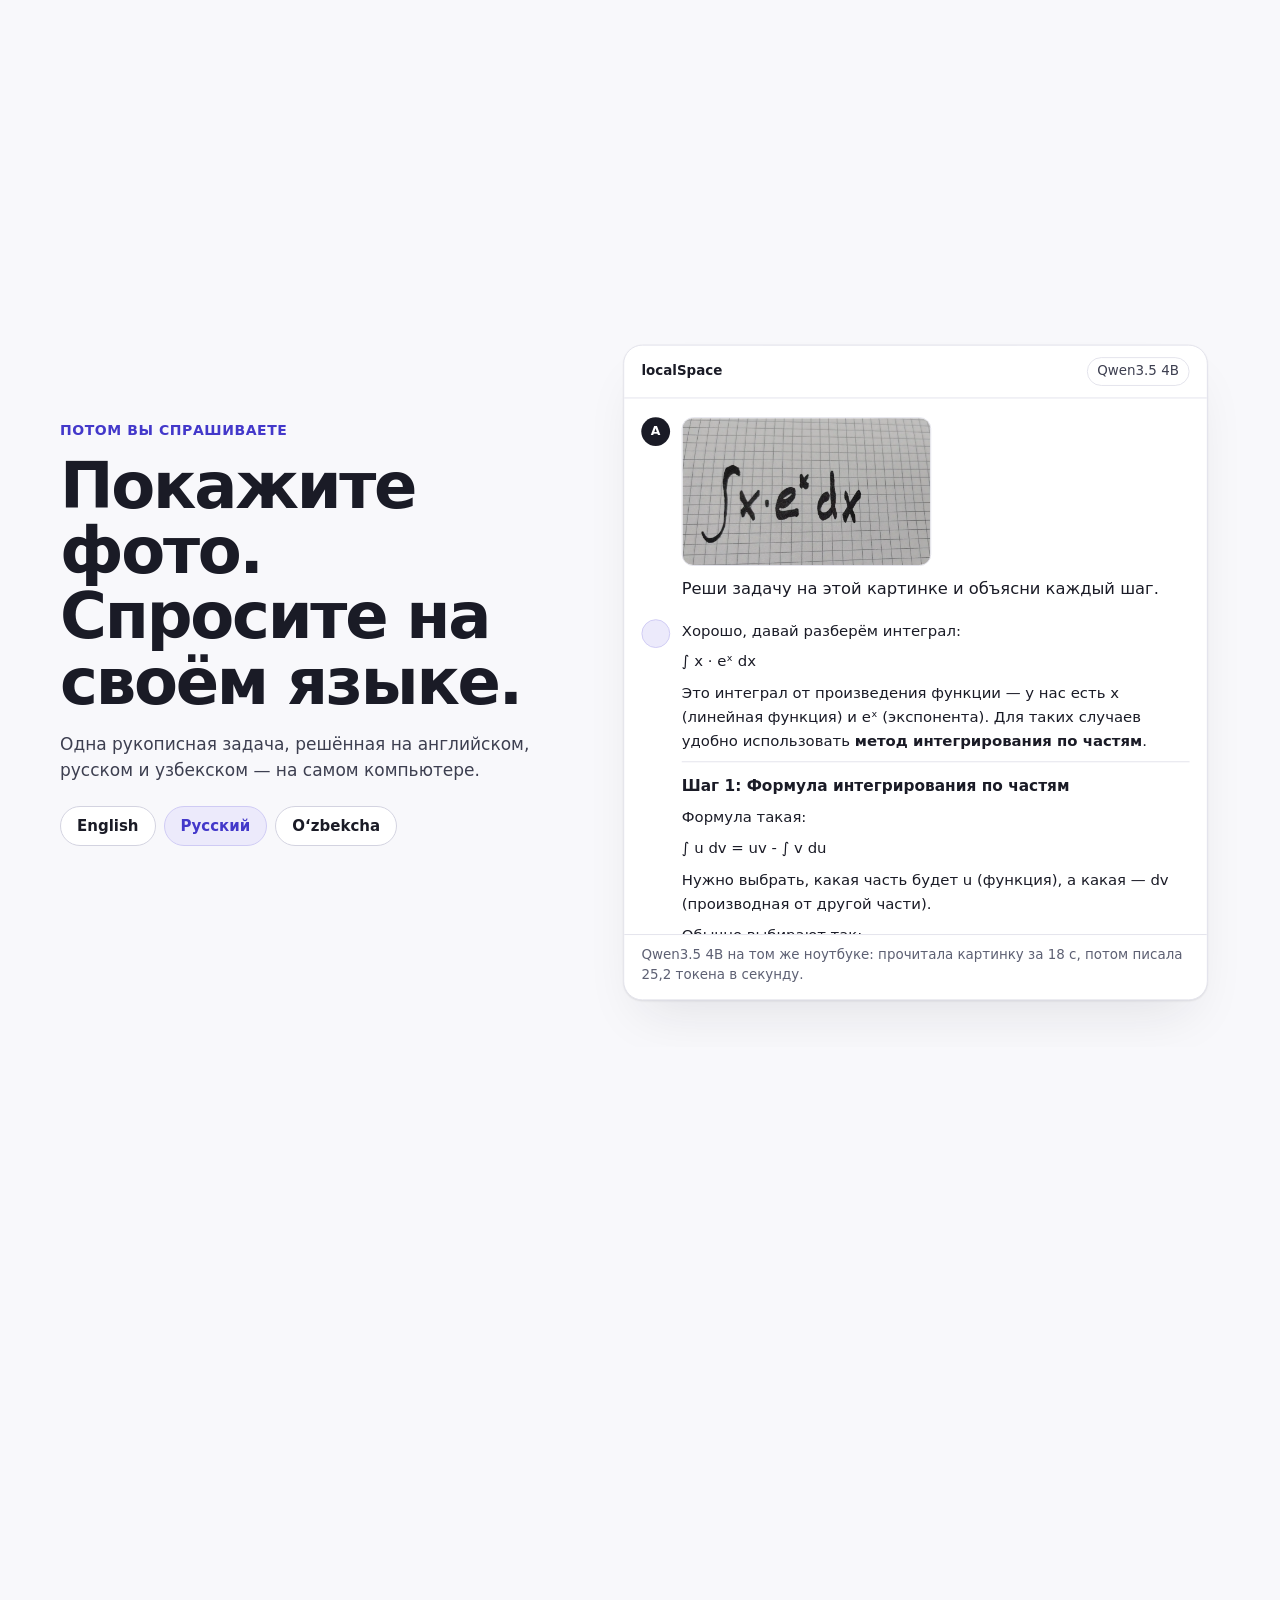
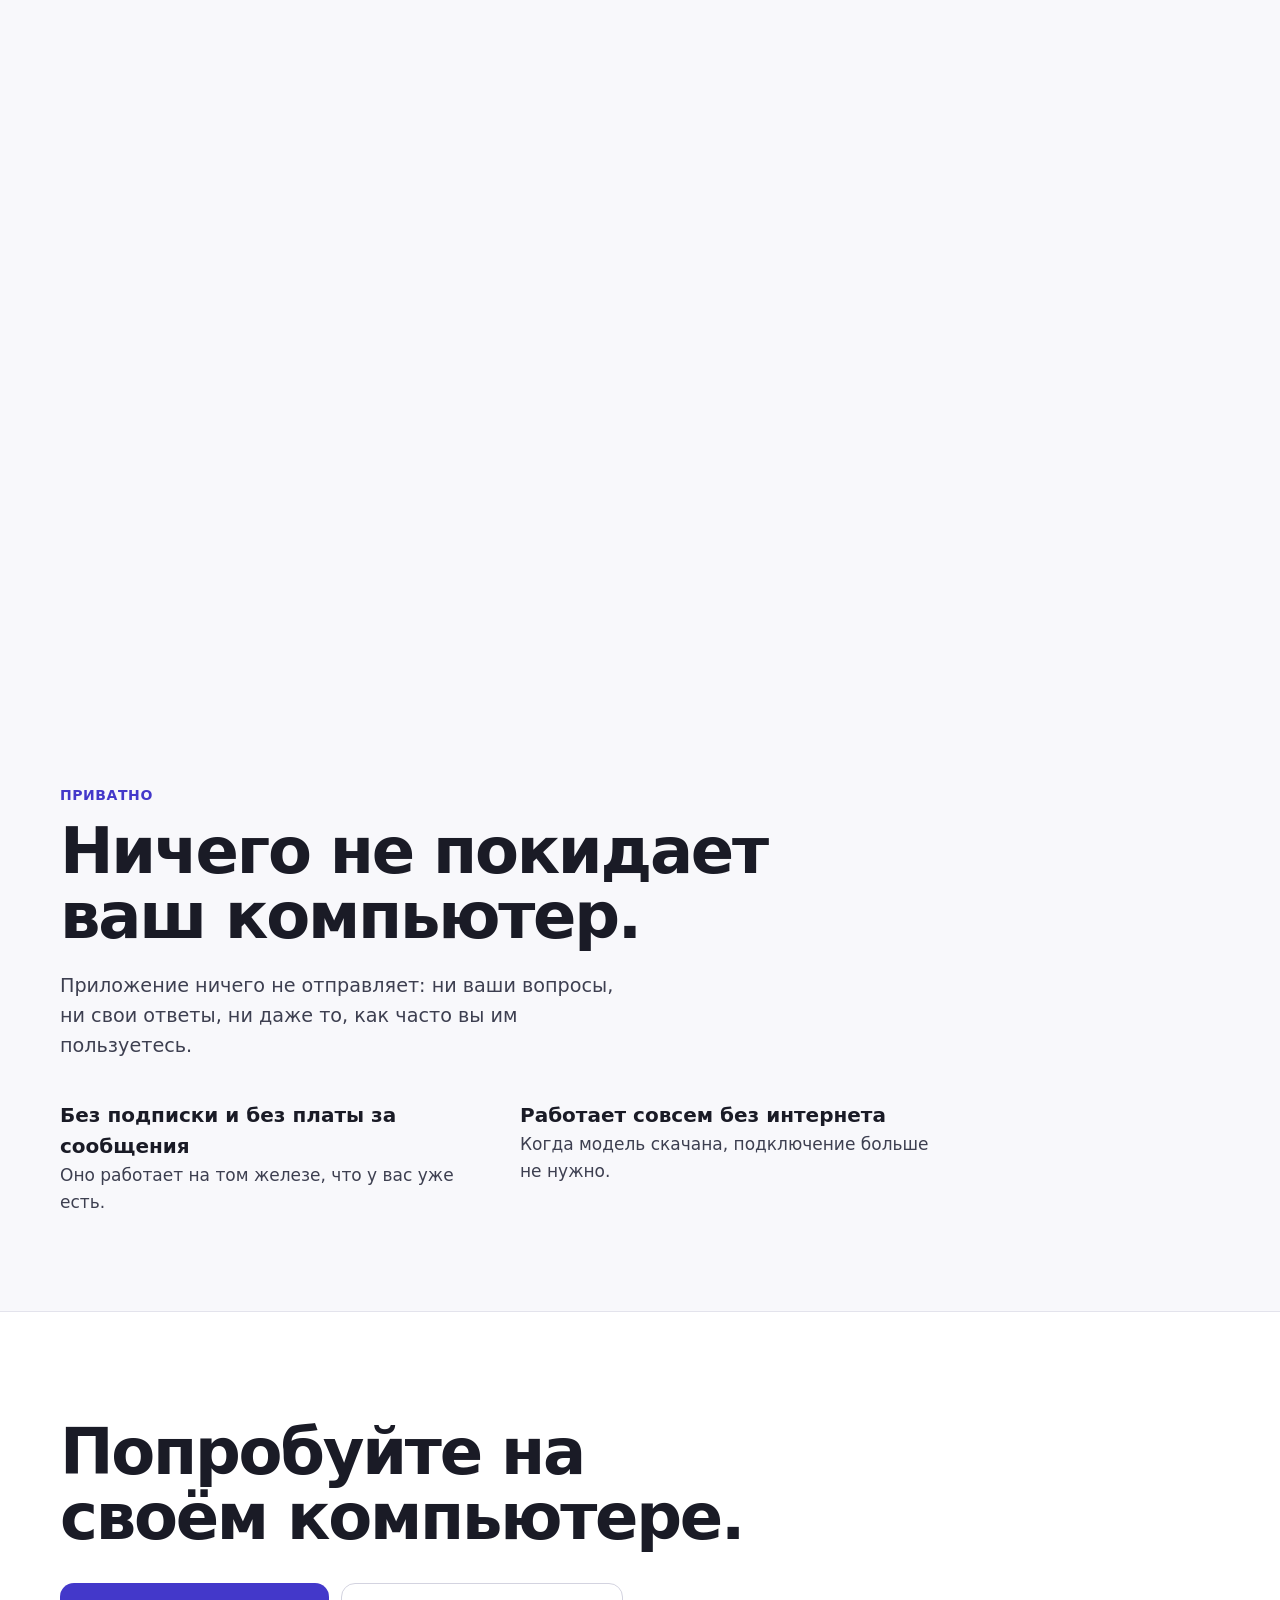
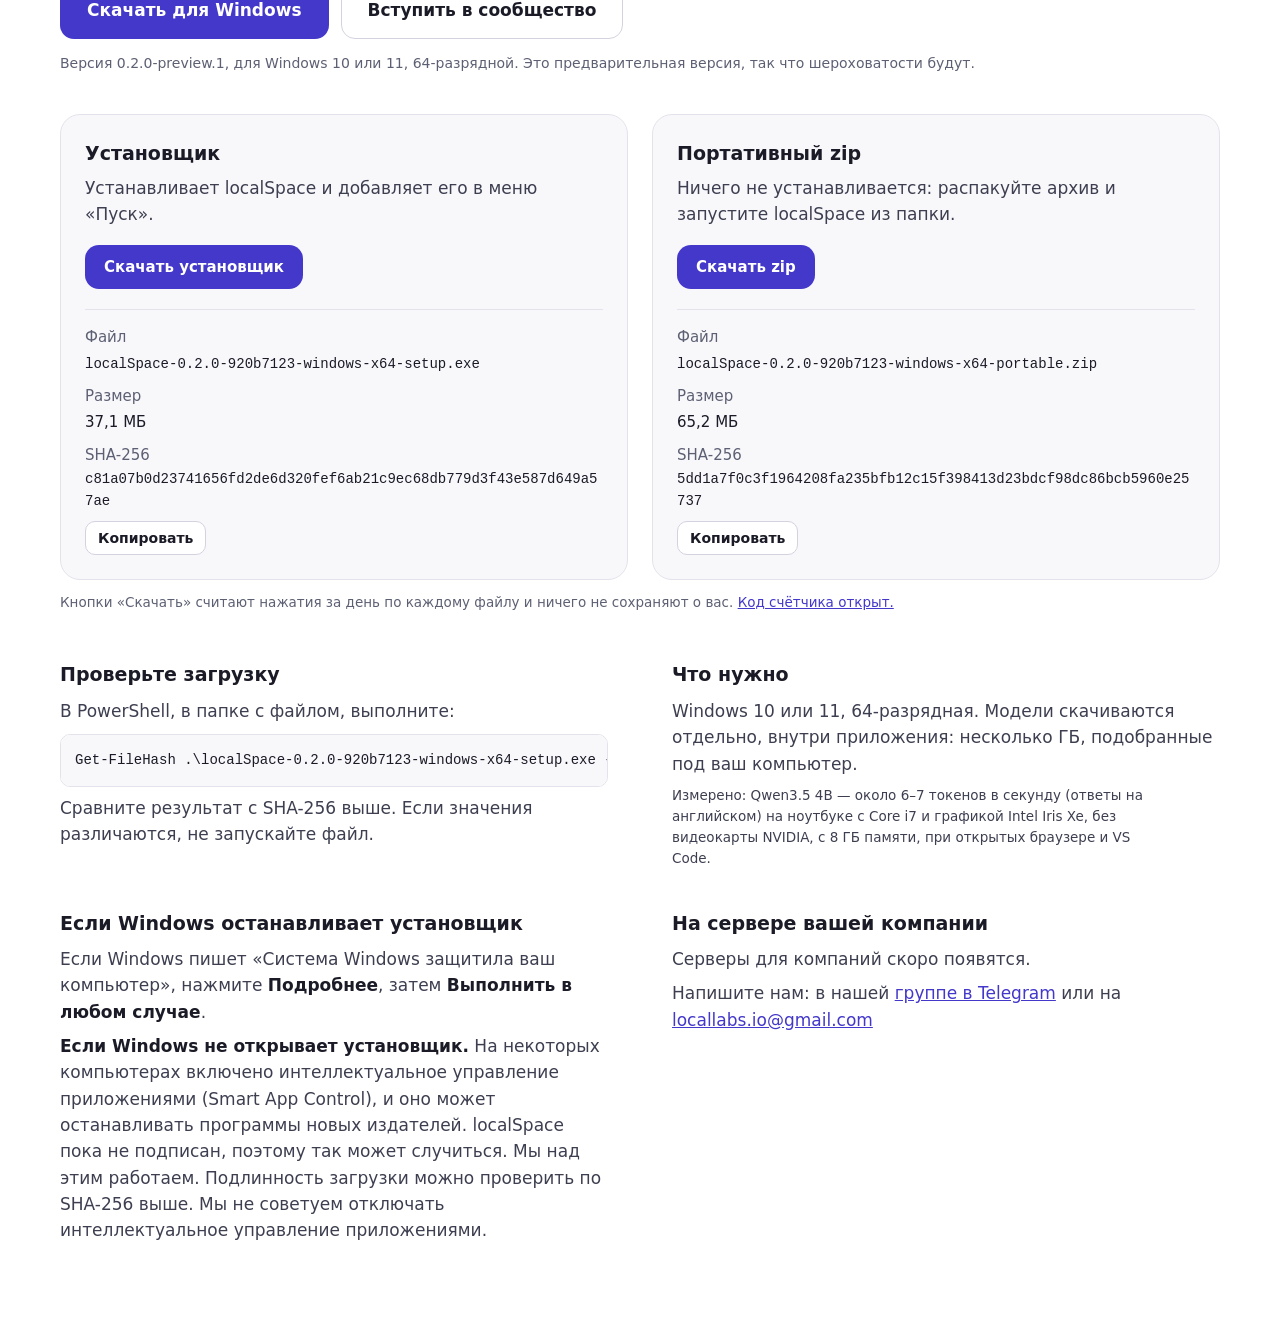
<file: ru/index.html>
<!DOCTYPE html>
<html lang="ru">
<head>
<meta charset="utf-8">
<meta name="viewport" content="width=device-width, initial-scale=1">
<title>localSpace — ваш компьютер может запускать свой ИИ</title>
<meta name="description" content="localSpace смотрит на ваш компьютер, советует подходящую ему модель и ещё до загрузки говорит, как быстро она будет писать. Всё, что вы пишете, остаётся на вашем компьютере.">
<link rel="canonical" href="https://linusip.github.io/localLabs/ru/">
<link rel="alternate" hreflang="en" href="https://linusip.github.io/localLabs/">
<link rel="alternate" hreflang="ru" href="https://linusip.github.io/localLabs/ru/">
<link rel="alternate" hreflang="uz" href="https://linusip.github.io/localLabs/uz/">
<link rel="alternate" hreflang="x-default" href="https://linusip.github.io/localLabs/">
<meta property="og:type" content="website">
<meta property="og:site_name" content="localSpace">
<meta property="og:url" content="https://linusip.github.io/localLabs/ru/">
<meta property="og:title" content="Ваш компьютер может запускать свой ИИ. Мы скажем, насколько хорошо.">
<meta property="og:description" content="localSpace смотрит на ваш компьютер, советует подходящую ему модель и ещё до загрузки говорит, как быстро она будет писать. Всё, что вы пишете, остаётся на вашем компьютере.">
<meta property="og:image" content="https://linusip.github.io/localLabs/og-0.2.png">
<meta property="og:image:width" content="1200">
<meta property="og:image:height" content="630">
<meta property="og:image:alt" content="The localSpace logo and the words: Your computer can run its own AI. We will tell you how well. Below them, one speed measured on one laptop: Qwen3.5 4B, 25.2 tokens a second, with a 4 GB graphics card.">
<meta name="twitter:card" content="summary_large_image">
<meta name="twitter:title" content="Ваш компьютер может запускать свой ИИ. Мы скажем, насколько хорошо.">
<meta name="twitter:description" content="localSpace смотрит на ваш компьютер, советует подходящую ему модель и ещё до загрузки говорит, как быстро она будет писать. Всё, что вы пишете, остаётся на вашем компьютере.">
<meta name="twitter:image" content="https://linusip.github.io/localLabs/og-0.2.png">
<link rel="icon" href="../favicon-32.png" type="image/png" sizes="32x32">
<link rel="apple-touch-icon" href="../apple-touch-icon.png">
<meta name="theme-color" content="#f8f8fb">
<link rel="icon" href="../favicon.svg" type="image/svg+xml">
<link rel="preload" href="../fonts/figtree-latin.woff2" as="font" type="font/woff2" crossorigin>
<link rel="stylesheet" href="../story.css">
<script>if (!matchMedia("(prefers-reduced-motion: reduce)").matches) document.documentElement.classList.add("js");</script>
<script src="../story.js" defer></script>
</head>
<body>
<a class="skip" href="#main">Перейти к содержанию</a>
<header class="head">
  <div class="wrap head-in">
    <a class="brand" href="#top"><img src="../brand/localspace-lockup.png" width="102" height="30" alt="localSpace"></a>
    <nav class="langs" aria-label="Язык"><a href="../" lang="en">EN</a><a href="../ru/" lang="ru" aria-current="true">RU</a><a href="../uz/" lang="uz">UZ</a></nav>
    <a class="btn btn-primary" href="https://localspace.locallabs-io.workers.dev/download/windows">Скачать</a>
  </div>
</header>
<main id="main">
  <section class="hero" id="top" aria-labelledby="hero-title">
    <div class="wrap hero-grid">
      <div>
        <h1 id="hero-title">Ваш компьютер может запускать свой ИИ.</h1>
        <p class="lede">Ещё до загрузки приложение показывает, какая модель подходит вашему компьютеру и сколько слов в секунду она будет писать. Всё, что вы пишете, остаётся на этом компьютере.</p>
        <div class="ctas">
          <a class="btn btn-primary btn-big" href="https://localspace.locallabs-io.workers.dev/download/windows">Скачать для Windows</a>
          <a class="btn btn-quiet btn-big" href="https://t.me/localSpace_discussion">Вступить в сообщество</a>
        </div>
        <p class="meta">Версия 0.2.0-preview.1 <span class="tag">Предварительная версия</span> · Windows 10 или 11, 64-разрядная</p>
      </div>
      <div class="stack">
          <div class="card card-3" aria-hidden="true"><img src="../shots/chat-0.2.webp" width="792" height="648" alt="" loading="lazy" decoding="async"></div>
          <div class="card card-2" aria-hidden="true"><img src="../shots/models-0.2.webp" width="685" height="530" alt="" loading="lazy" decoding="async"></div>
          <div class="card card-1"><img src="../shots/first-run-0.2.webp" width="540" height="463" alt="Первый экран localSpace 0.2.0-preview.1 на английском. В разделе «Этот компьютер»: NVIDIA GeForce RTX 3050 Ti Laptop GPU, 4 ГБ видеопамяти, 16 ГБ оперативной памяти. Рекомендовано: Qwen3.5 4B, работает хорошо, быстрее, чем вы читаете, около 15–20 слов в секунду. Большая часть модели помещается в видеопамять, остальное работает из оперативной памяти, а это медленнее. Бесплатно, в том числе для коммерческого использования. Скачать около 3,2 ГБ; на диске D: свободно 12 ГБ. Кнопка «Скачать и начать»." fetchpriority="high"></div>
        </div>
    </div>
  </section>

  <section class="story" data-story aria-labelledby="step1-title">
    <div class="stage">
      <div class="wrap stage-grid">
        <div>
          <p class="eyebrow">Сначала оно смотрит</p>
          <h2 id="step1-title">Сначала оно читает ваш компьютер.</h2>
          <p class="body">Видеокарту, её память и оперативную память — прямо на компьютере, ещё до загрузки. Ничего не отправляется.</p>
          <dl class="reads">
            <div class="read"><dt>Видеокарта</dt><dd>NVIDIA GeForce RTX 3050 Ti Laptop GPU</dd></div>
            <div class="read"><dt>Видеопамять</dt><dd>4 ГБ</dd></div>
            <div class="read"><dt>Оперативная память</dt><dd>16 ГБ</dd></div>
          </dl>
          <p class="source">Так предварительная версия прочитала наш тестовый ноутбук 21 октября 2026 года.</p>
        </div>
        <div class="stack">
          <div class="card card-3" aria-hidden="true"><img src="../shots/chat-0.2.webp" width="792" height="648" alt="" loading="lazy" decoding="async"></div>
          <div class="card card-2" aria-hidden="true"><img src="../shots/models-0.2.webp" width="685" height="530" alt="" loading="lazy" decoding="async"></div>
          <div class="card card-1"><img src="../shots/first-run-0.2.webp" width="540" height="463" alt="Первый экран localSpace 0.2.0-preview.1 на английском, раздел «Этот компьютер» обведён: NVIDIA GeForce RTX 3050 Ti Laptop GPU, 4 ГБ видеопамяти, 16 ГБ оперативной памяти. Ниже — модель, рекомендованная этому компьютеру: Qwen3.5 4B." fetchpriority="high"></div>
          <div class="ring" aria-hidden="true"></div>
        </div>
      </div>
    </div>
  </section>

  <section class="story story-pick" data-story aria-labelledby="pick-title">
    <div class="stage">
      <div class="wrap stage-grid">
        <div>
          <p class="eyebrow">Оно выбирает</p>
          <h2 id="pick-title">Потом оно выбирает подходящую модель.</h2>
          <p class="body">Каждая модель ещё до загрузки говорит, как она будет работать на этом компьютере. Лучшая для него идёт первой.</p>
          <p class="measured-line">Измерено на том же ноутбуке: 25,2 токена в секунду.</p>
          <p class="source">Строки моделей — слова самого приложения на том ноутбуке, на английском.</p>
        </div>
        <ul class="models" lang="en">
          <li class="model is-pick" style="--i: 0">
            <span class="badge" lang="ru">Рекомендовано</span>
            <p class="model-name">Qwen3.5 4B <span>Alibaba (Qwen)</span></p>
            <p class="model-line">Runs well — faster than you read: about 15 to 20 words a second.</p>
            <p class="model-speed" lang="ru"><b>25,2</b> токена в секунду, измерено</p>
          </li>
          <li class="model" style="--i: 1">
            
            <p class="model-name">Gemma 4 E2B <span>Google</span></p>
            <p class="model-line">Runs well — faster than you read: about 15 to 20 words a second.</p>
            
          </li>
          <li class="model" style="--i: 2">
            
            <p class="model-name">Gemma 4 E4B <span>Google</span></p>
            <p class="model-line">Runs well — faster than you read: about 7 to 10 words a second.</p>
            
          </li>
          <li class="model" style="--i: 3">
            
            <p class="model-name">Qwen3.5 9B <span>Alibaba (Qwen)</span></p>
            <p class="model-line">Runs well — faster than you read: about 5 to 7 words a second. Needs most of this computer's memory: close other programs, such as your browser, before you use it.</p>
            
          </li>
        </ul>
      </div>
    </div>
  </section>

  <section class="story story-ask" data-story aria-labelledby="ask-title">
    <div class="stage">
      <div class="wrap stage-grid">
        <div>
          <p class="eyebrow">Потом вы спрашиваете</p>
          <h2 id="ask-title">Покажите фото. Спросите на своём языке.</h2>
          <p class="body">Одна рукописная задача, решённая на английском, русском и узбекском — на самом компьютере.</p>
          <div class="answer-tabs" role="group" aria-label="Ответ на" data-tabs hidden>
            <button type="button" class="chip" data-tab="en" aria-pressed="false" lang="en">English</button>
            <button type="button" class="chip" data-tab="ru" aria-pressed="true" lang="ru">Русский</button>
            <button type="button" class="chip" data-tab="uz" aria-pressed="false" lang="uz">Oʻzbekcha</button>
          </div>
        </div>
        <div class="window">
          <div class="window-bar"><span>localSpace</span><span class="model-chip">Qwen3.5 4B</span></div>
          <div class="thread" data-answer="en" lang="en" hidden>
            <div class="msg msg-you"><span class="avatar" aria-hidden="true">A</span><div><img class="photo" src="../shots/integral-photo.webp" width="880" height="524" alt="Фото рукописной задачи на бумаге в клетку: интеграл от x, умноженного на e в степени x, по dx." loading="lazy" decoding="async"><p>Solve the problem in this picture and explain each step.</p></div></div>
            <div class="msg msg-model"><span class="avatar avatar-model" aria-hidden="true"></span><div><div class="answer"><p>The problem is:</p><p><strong>∫ x · eˣ dx</strong></p><p>We’ll solve it using <strong>integration by parts</strong>, which uses the formula:</p><blockquote>∫ u dv = uv - ∫ v du</blockquote><hr><h4>Step 1: Choose u and dv</h4><p>Let’s pick:</p><ul><li><strong>u = x</strong> → because it becomes simpler when differentiated</li><li><strong>dv = eˣ dx</strong> → because we can easily integrate it</li></ul><p>Then:</p><ul><li><strong>du = dx</strong> (derivative of x)</li><li><strong>v = eˣ</strong> (integral of eˣ dx)</li></ul><hr><h4>Step 2: Plug into the formula</h4><p>∫ x·eˣ dx = uv - ∫ v du</p><p>= (x)(eˣ) - ∫ (eˣ)(dx)</p><p>= x eˣ - ∫ eˣ dx</p><hr><h4>Step 3: Integrate the remaining part</h4><p>∫ eˣ dx = eˣ + C (where C is the constant of integration)</p><p>So now:</p><p>= x eˣ - eˣ + C</p><hr><h4>Final Answer:</h4><p><strong>x eˣ - eˣ + C</strong></p><p>or factored as:</p><p><strong>(x - 1)eˣ + C</strong></p><p>✅ That’s the solution!</p></div></div></div>
          </div>
          <p class="speed-line" data-answer="en" hidden>Qwen3.5 4B на том же ноутбуке: прочитала картинку за 16,9 с, потом писала 25,1 токена в секунду.</p>
          <div class="thread" data-answer="ru" lang="ru">
            <div class="msg msg-you"><span class="avatar" aria-hidden="true">A</span><div><img class="photo" src="../shots/integral-photo.webp" width="880" height="524" alt="Фото рукописной задачи на бумаге в клетку: интеграл от x, умноженного на e в степени x, по dx." loading="lazy" decoding="async"><p>Реши задачу на этой картинке и объясни каждый шаг.</p></div></div>
            <div class="msg msg-model"><span class="avatar avatar-model" aria-hidden="true"></span><div><div class="answer"><p>Хорошо, давай разберём интеграл:</p><p>∫ x · eˣ dx</p><p>Это интеграл от произведения функции — у нас есть x (линейная функция) и eˣ (экспонента). Для таких случаев удобно использовать <strong>метод интегрирования по частям</strong>.</p><hr><h4>Шаг 1: Формула интегрирования по частям</h4><p>Формула такая:</p><p>∫ u dv = uv - ∫ v du</p><p>Нужно выбрать, какая часть будет u (функция), а какая — dv (производная от другой части).</p><p>Обычно выбирают так:</p><ul><li>u — та функция, которую можно легко продифференцировать (например, полином)</li><li>dv — та, которую можно легко проинтегрировать (например, экспонента)</li></ul><p>Здесь:</p><ul><li>Пусть <strong>u = x</strong> → тогда du = dx</li><li>Пусть <strong>dv = eˣ dx</strong> → тогда v = ∫ eˣ dx = eˣ</li></ul><hr><h4>Шаг 2: Подставим в формулу</h4><p>∫ x·eˣ dx = u·v - ∫ v·du</p><p>= x·eˣ - ∫ eˣ dx</p><hr><h4>Шаг 3: Вычислим оставшийся интеграл</h4><p>∫ eˣ dx = eˣ + C (где C — константа интегрирования)</p><hr><h4>Шаг 4: Соберём всё вместе</h4><p>Ответ:</p><p>x·eˣ - eˣ + C</p><p>Можно вынести общий множитель eˣ:</p><p>= eˣ(x - 1) + C</p><hr><p>✅ <strong>Итоговый ответ:</strong></p><p><strong>∫ x·eˣ dx = eˣ(x - 1) + C</strong></p><p>Если нужно — могу объяснить ещё проще или на другом языке, если хочешь.</p></div></div></div>
          </div>
          <p class="speed-line" data-answer="ru">Qwen3.5 4B на том же ноутбуке: прочитала картинку за 18 с, потом писала 25,2 токена в секунду.</p>
          <div class="thread" data-answer="uz" lang="uz" hidden>
            <div class="msg msg-you"><span class="avatar" aria-hidden="true">A</span><div><img class="photo" src="../shots/integral-photo.webp" width="880" height="524" alt="Фото рукописной задачи на бумаге в клетку: интеграл от x, умноженного на e в степени x, по dx." loading="lazy" decoding="async"><p>Bu rasmdagi masalani yeching va har bir qadamni tushuntiring.</p></div></div>
            <div class="msg msg-model"><span class="avatar avatar-model" aria-hidden="true"></span><div><div class="answer"><p>Bu integralni yechish uchun &quot;integralsiz bo'lish&quot; (integration by parts) usulidan foydalanamiz. Bu usul quyidagicha ishlaydi:</p><p><strong>Formula:</strong></p><p>∫u·dv = u·v - ∫v·du</p><hr><h4>1-qadam: u va dv ni tanlash</h4><p>Bizning holatda:</p><ul><li>u = x (chunki uni oddiyroq qilib olishimiz mumkin)</li><li>dv = e^x dx (chunki uning integrali aniq ma'lum)</li></ul><p>Shunday qilib:</p><ul><li>du = dx (x ning hosilasi 1 ga teng)</li><li>v = ∫e^x dx = e^x</li></ul><hr><h4>2-qadam: Formula ni qo'llash</h4><p>Endi formulani qo'yamiz:</p><p>∫x·e^x dx = x·e^x - ∫e^x dx</p><hr><h4>3-qadam: Ikkinchi integralni hisoblash</h4><p>∫e^x dx = e^x + C (C — integrallash konstantasi)</p><p>Demak:</p><p>∫x·e^x dx = x·e^x - e^x + C</p><hr><h4>4-qadam: Yakuniy javobni soddalashtirish</h4><p>Keling, ifodani qisqartiramiz:</p><p>= e^x(x - 1) + C</p><hr><p>✅ <strong>Javob:</strong></p><p><strong>∫x·e^x dx = e^x(x - 1) + C</strong></p><p>Bu javob to'g'ri va oddiy ko'rinishda.</p></div></div></div>
          </div>
          <p class="model-note" data-answer="uz" hidden>Модель написала «integralsiz boʻlish», правильный термин — «boʻlaklab integrallash». Ответ мы не меняли.</p>
          <p class="speed-line" data-answer="uz" hidden>Qwen3.5 4B на том же ноутбуке: прочитала картинку за 17,8 с, потом писала 25,6 токена в секунду.</p>
        </div>
      </div>
    </div>
  </section>

  <section class="plain privacy" aria-labelledby="privacy-title">
    <div class="wrap">
      <p class="eyebrow">Приватно</p>
      <h2 id="privacy-title">Ничего не покидает ваш компьютер.</h2>
      <p class="lede">Приложение ничего не отправляет: ни ваши вопросы, ни свои ответы, ни даже то, как часто вы им пользуетесь.</p>
      <ul class="claims">
        <li><strong>Без подписки и без платы за сообщения</strong><span>Оно работает на том железе, что у вас уже есть.</span></li>
        <li><strong>Работает совсем без интернета</strong><span>Когда модель скачана, подключение больше не нужно.</span></li>
      </ul>
    </div>
  </section>

  <section class="plain end" id="download" aria-labelledby="end-title">
    <div class="wrap">
      <h2 id="end-title">Попробуйте на своём компьютере.</h2>
      <div class="ctas">
        <a class="btn btn-primary btn-big" href="https://localspace.locallabs-io.workers.dev/download/windows">Скачать для Windows</a>
        <a class="btn btn-quiet btn-big" href="https://t.me/localSpace_discussion">Вступить в сообщество</a>
      </div>
      <p class="meta">Версия 0.2.0-preview.1, для Windows 10 или 11, 64-разрядной. Это предварительная версия, так что шероховатости будут.</p>
      <div class="files">
        <article class="file">
          <h3>Установщик</h3>
          <p>Устанавливает localSpace и добавляет его в меню «Пуск».</p>
          <a class="btn btn-primary" href="https://localspace.locallabs-io.workers.dev/download/windows">Скачать установщик</a>
          <dl class="facts">
            <div><dt>Файл</dt><dd><code>localSpace-0.2.0-920b7123-windows-x64-setup.exe</code></dd></div>
            <div><dt>Размер</dt><dd>37,1 МБ</dd></div>
            <div><dt>SHA-256</dt><dd class="hash-row"><code id="sha-setup">c81a07b0d23741656fd2de6d320fef6ab21c9ec68db779d3f43e587d649a57ae</code><button class="copy" type="button" data-copy="sha-setup" hidden>Копировать</button></dd></div>
          </dl>
        </article>
        <article class="file">
          <h3>Портативный zip</h3>
          <p>Ничего не устанавливается: распакуйте архив и запустите localSpace из папки.</p>
          <a class="btn btn-primary" href="https://localspace.locallabs-io.workers.dev/download/portable">Скачать zip</a>
          <dl class="facts">
            <div><dt>Файл</dt><dd><code>localSpace-0.2.0-920b7123-windows-x64-portable.zip</code></dd></div>
            <div><dt>Размер</dt><dd>65,2 МБ</dd></div>
            <div><dt>SHA-256</dt><dd class="hash-row"><code id="sha-portable">5dd1a7f0c3f1964208fa235bfb12c15f398413d23bdcf98dc86bcb5960e25737</code><button class="copy" type="button" data-copy="sha-portable" hidden>Копировать</button></dd></div>
          </dl>
        </article>
      </div>
      <p class="source">Кнопки «Скачать» считают нажатия за день по каждому файлу и ничего не сохраняют о вас. <a href="https://github.com/LinusIp/localspace-downloads">Код счётчика открыт.</a></p>
      <div class="dl-grid">
        <div><h3>Проверьте загрузку</h3><p>В PowerShell, в папке с файлом, выполните:</p><pre class="command"><code>Get-FileHash .\localSpace-0.2.0-920b7123-windows-x64-setup.exe -Algorithm SHA256</code></pre><p>Сравните результат с SHA-256 выше. Если значения различаются, не запускайте файл.</p></div>
        <div><h3>Что нужно</h3><p>Windows 10 или 11, 64-разрядная. Модели скачиваются отдельно, внутри приложения: несколько ГБ, подобранные под ваш компьютер.</p><p class="source">Измерено: Qwen3.5 4B — около 6–7 токенов в секунду (ответы на английском) на ноутбуке с Core i7 и графикой Intel Iris Xe, без видеокарты NVIDIA, с 8 ГБ памяти, при открытых браузере и VS Code.</p></div>
        <div><h3>Если Windows останавливает установщик</h3><p>Если Windows пишет «Система Windows защитила ваш компьютер», нажмите <strong>Подробнее</strong>, затем <strong>Выполнить в любом случае</strong>.</p><p><strong>Если Windows не открывает установщик.</strong> На некоторых компьютерах включено интеллектуальное управление приложениями (Smart App Control), и оно может останавливать программы новых издателей. localSpace пока не подписан, поэтому так может случиться. Мы над этим работаем. Подлинность загрузки можно проверить по SHA-256 выше. Мы не советуем отключать интеллектуальное управление приложениями.</p></div>
        <div><h3>На сервере вашей компании</h3><p>Серверы для компаний скоро появятся.</p><p>Напишите нам: в нашей <a href="https://t.me/localSpace_discussion">группе в Telegram</a> или на <a href="mailto:locallabs.io@gmail.com">locallabs.io@gmail.com</a></p></div>
      </div>
    </div>
  </section>
</main>
</body>
</html>
</file>
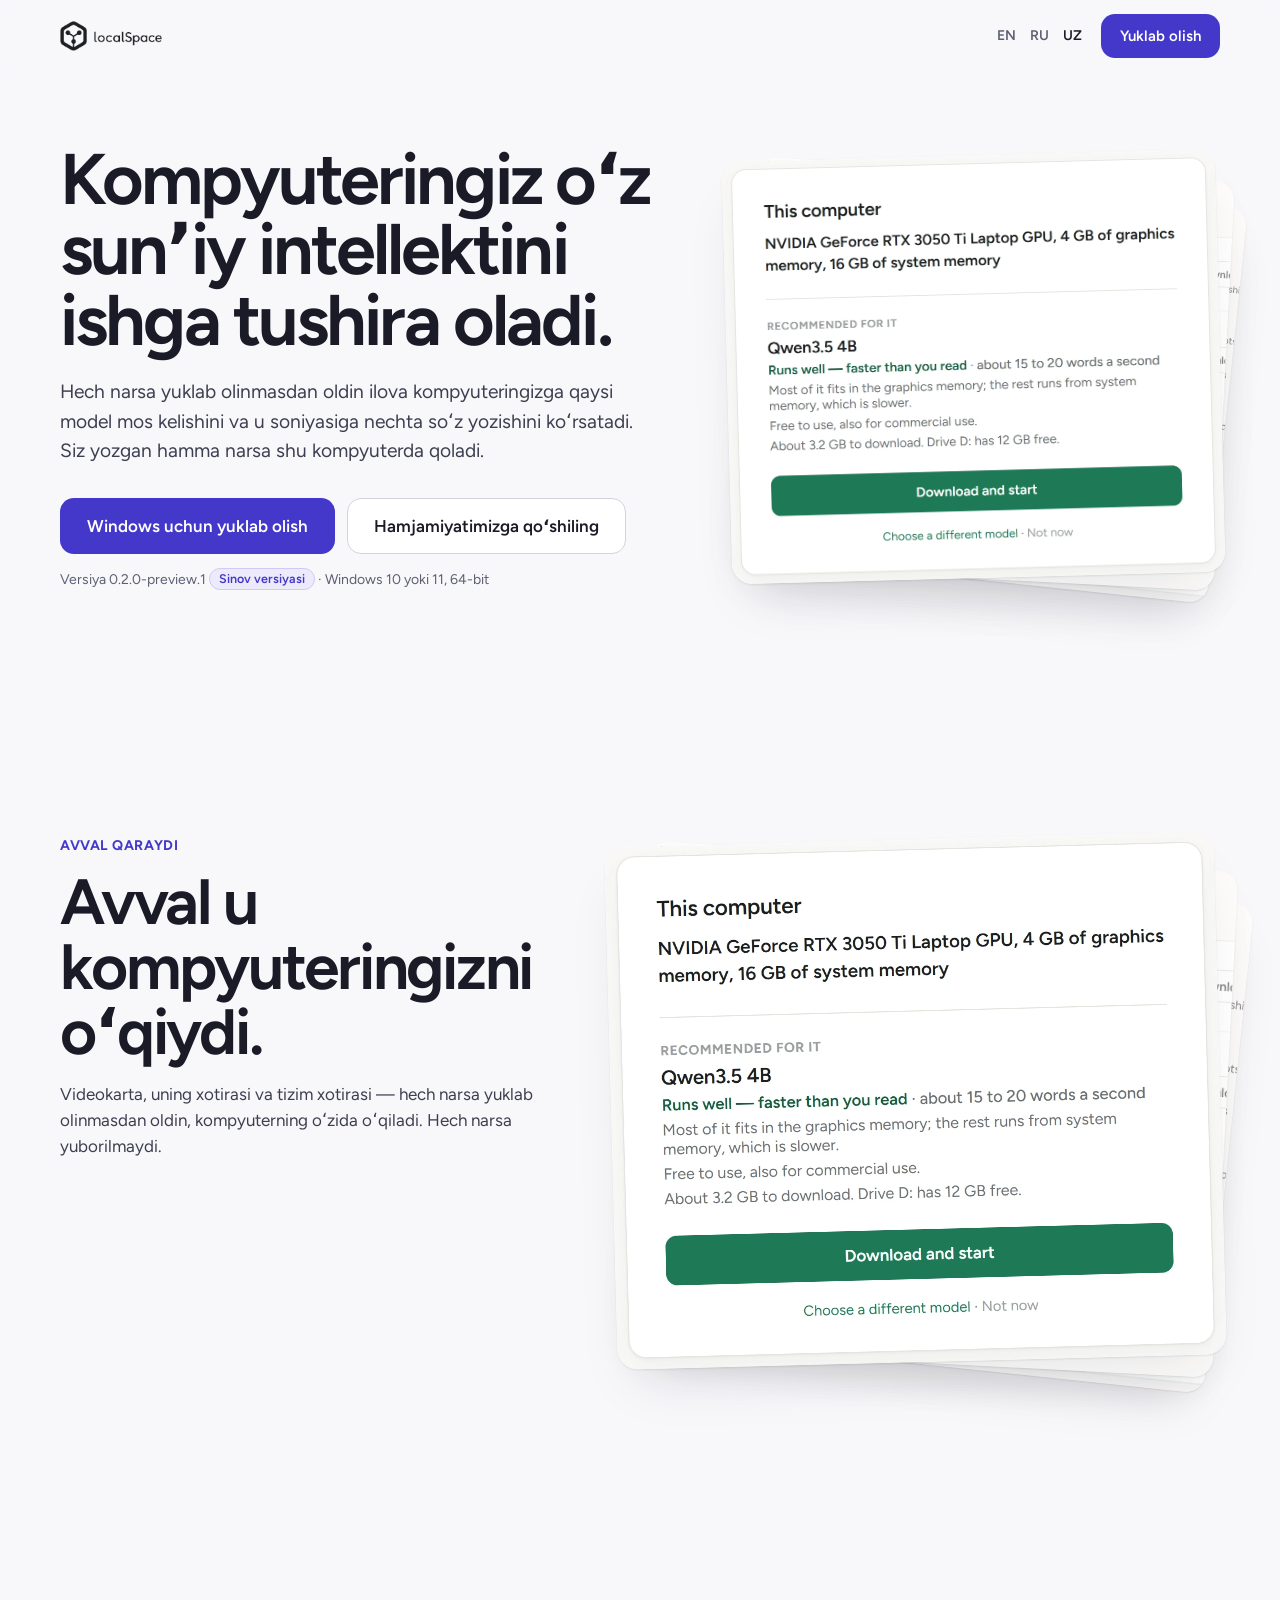
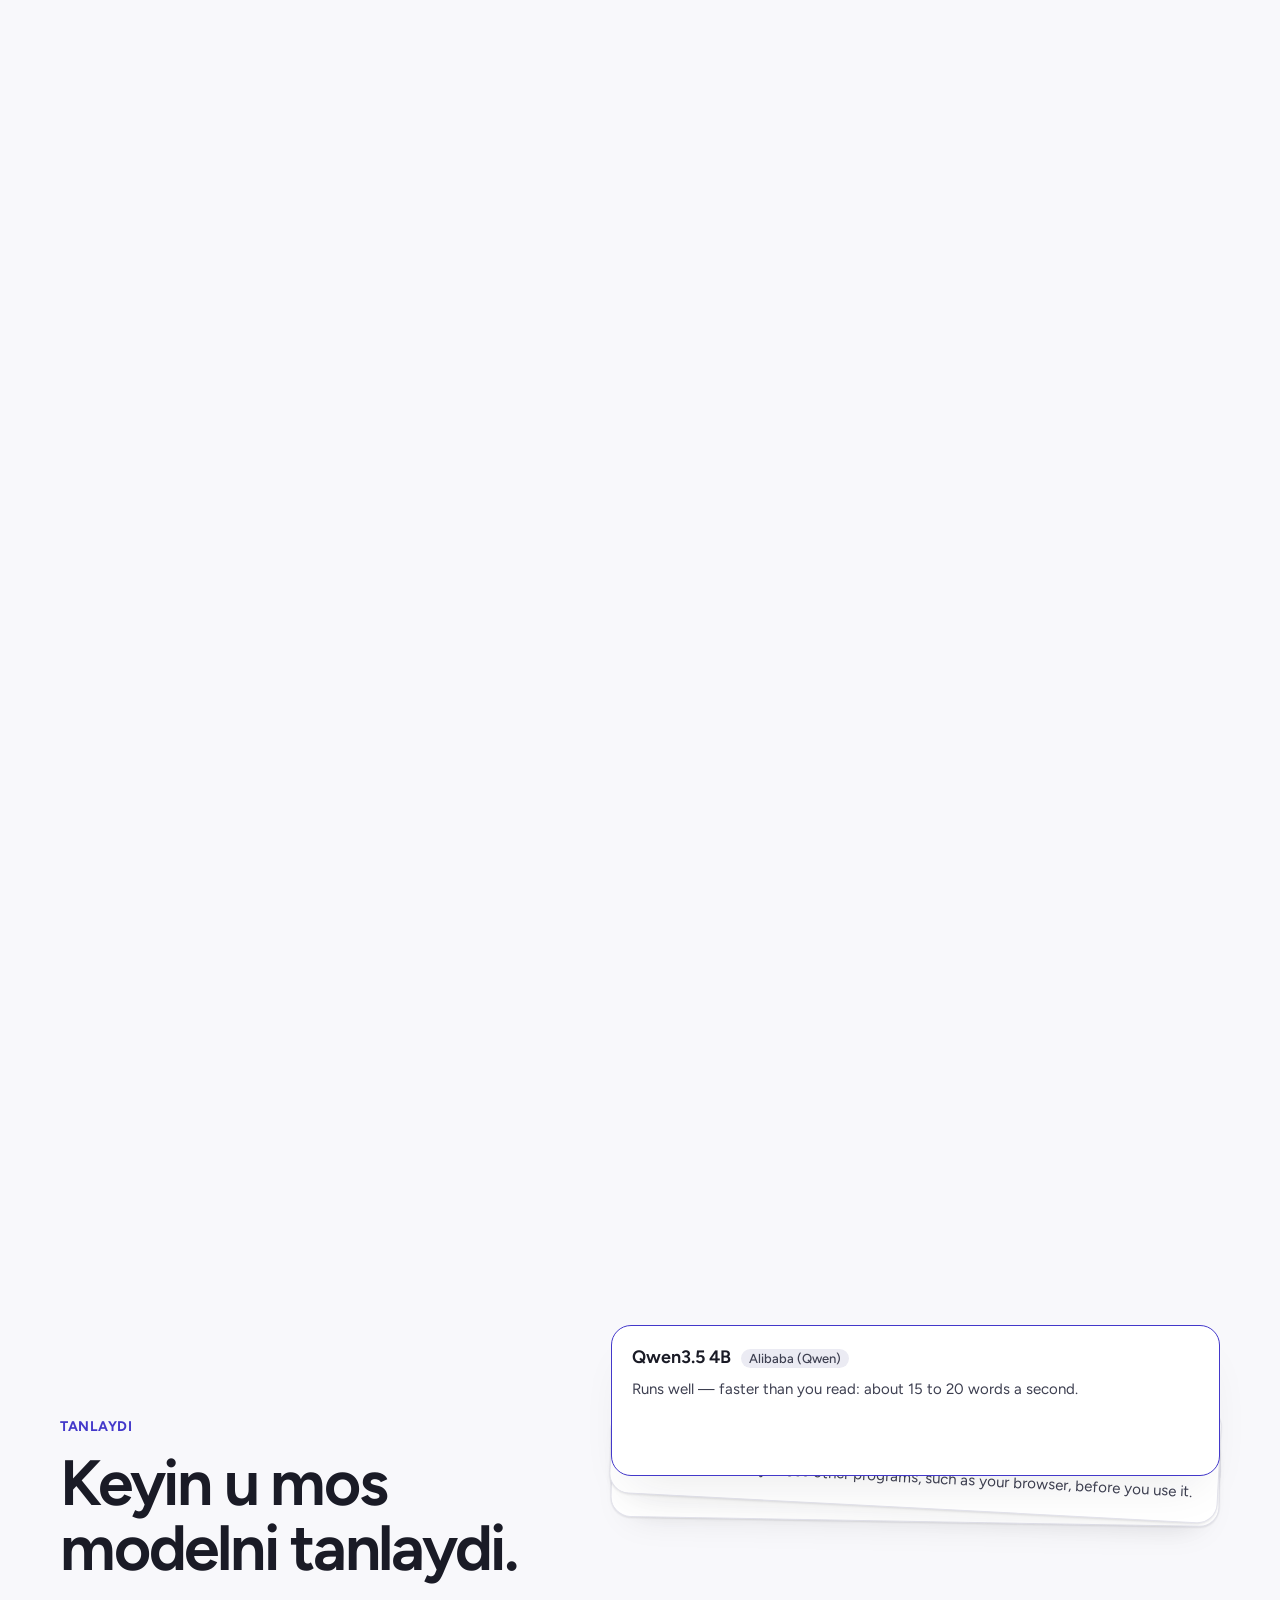
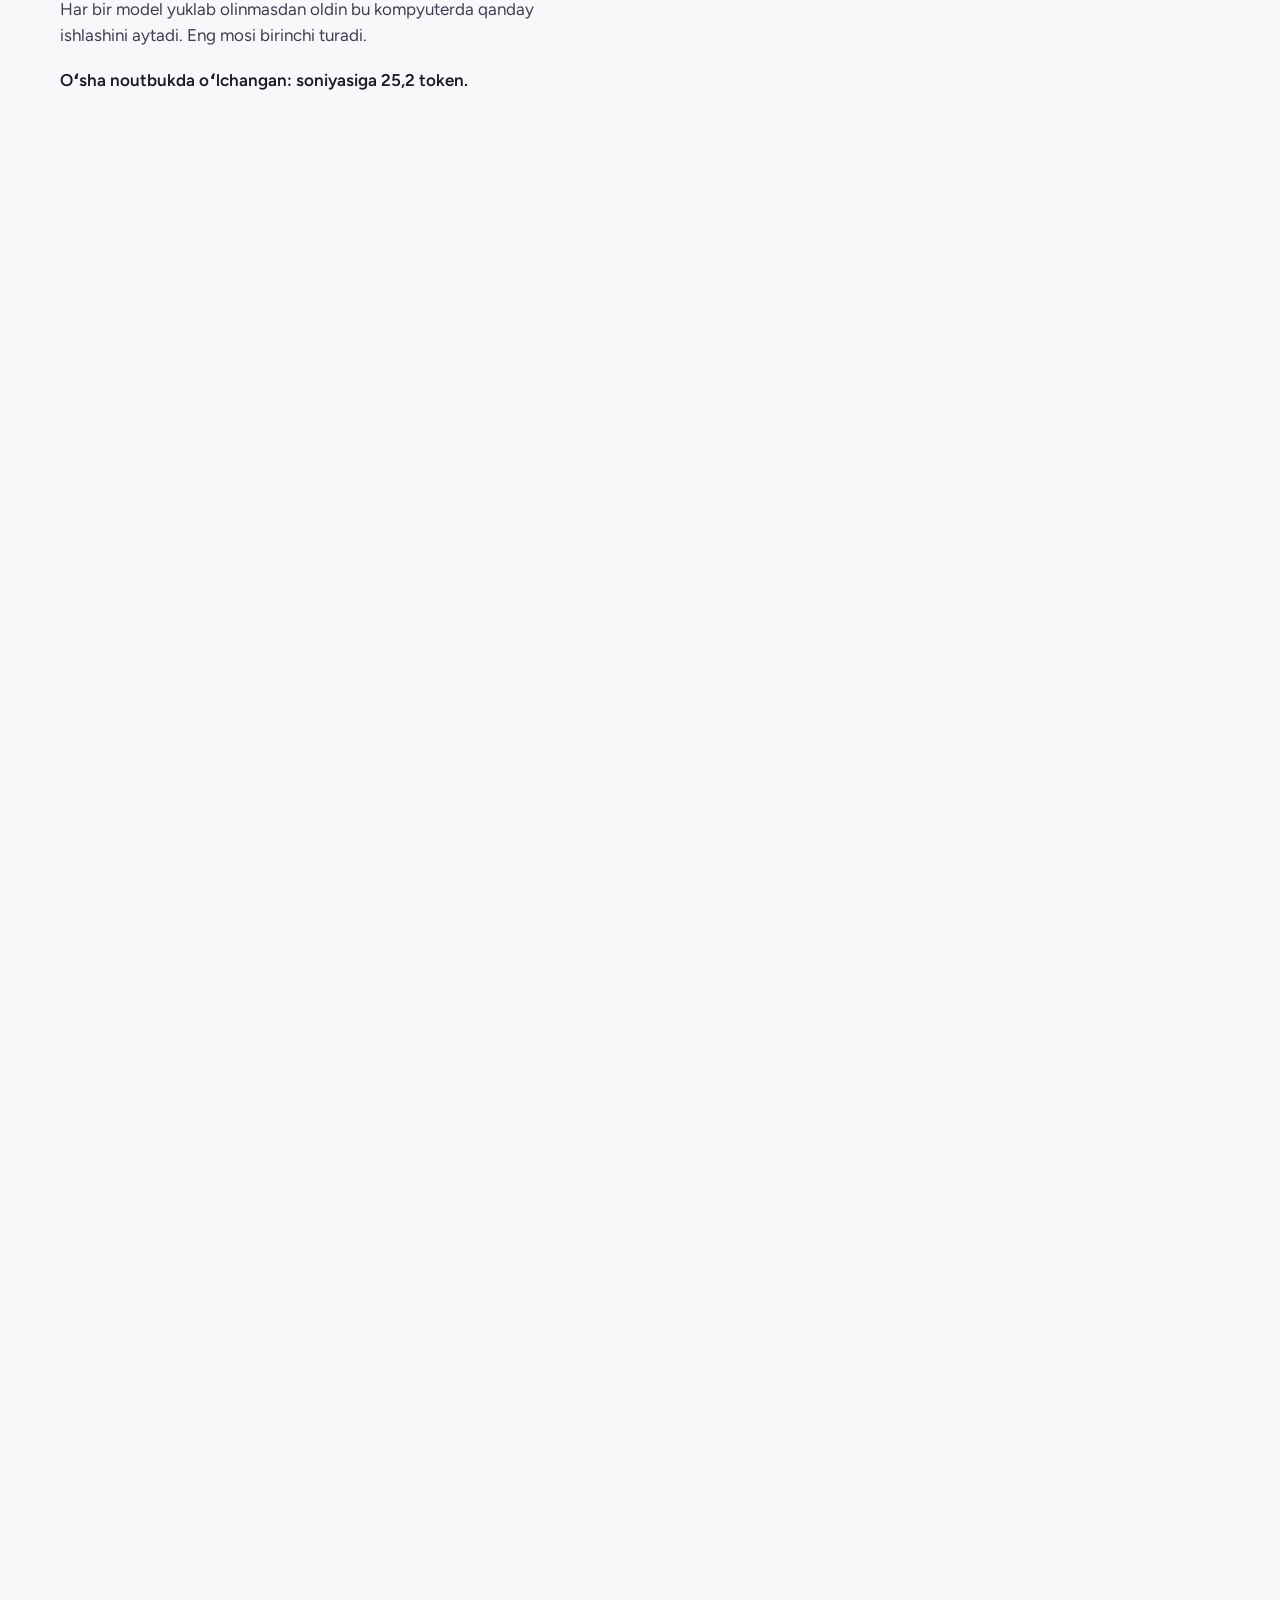
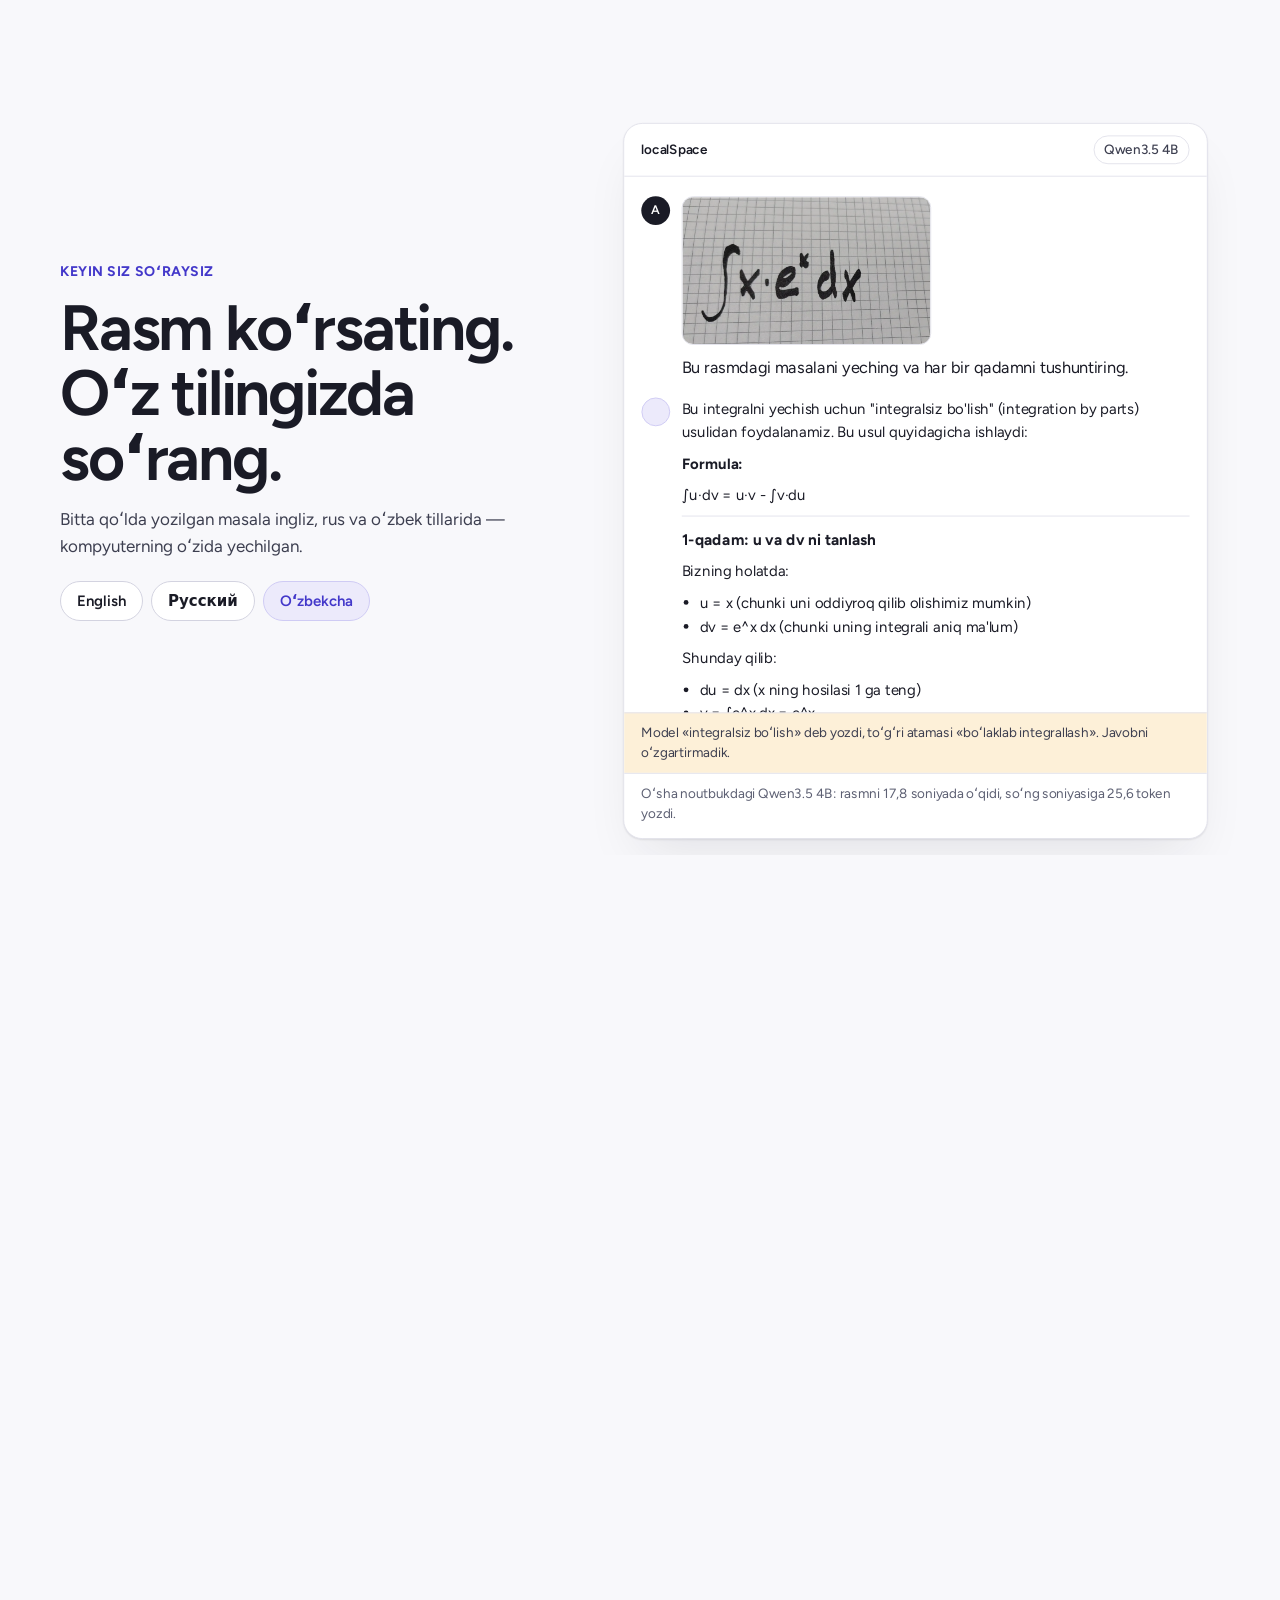
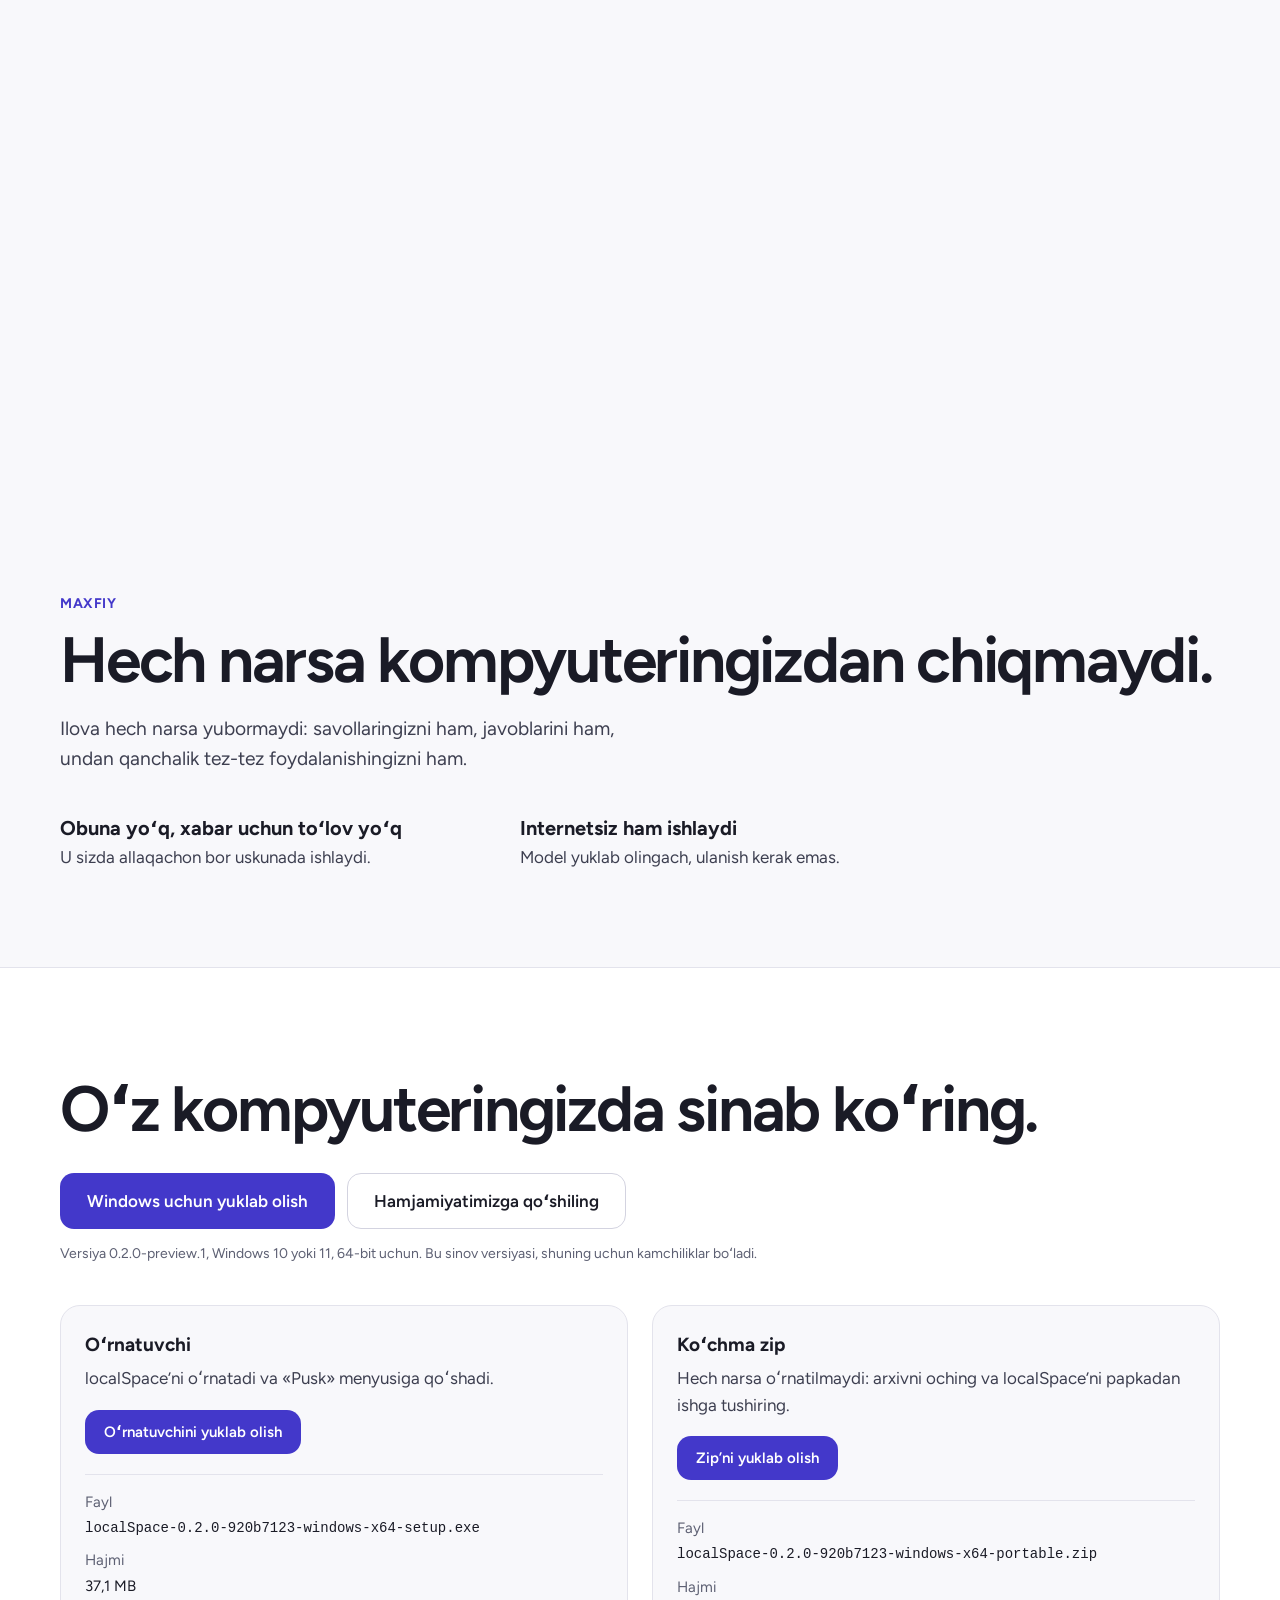
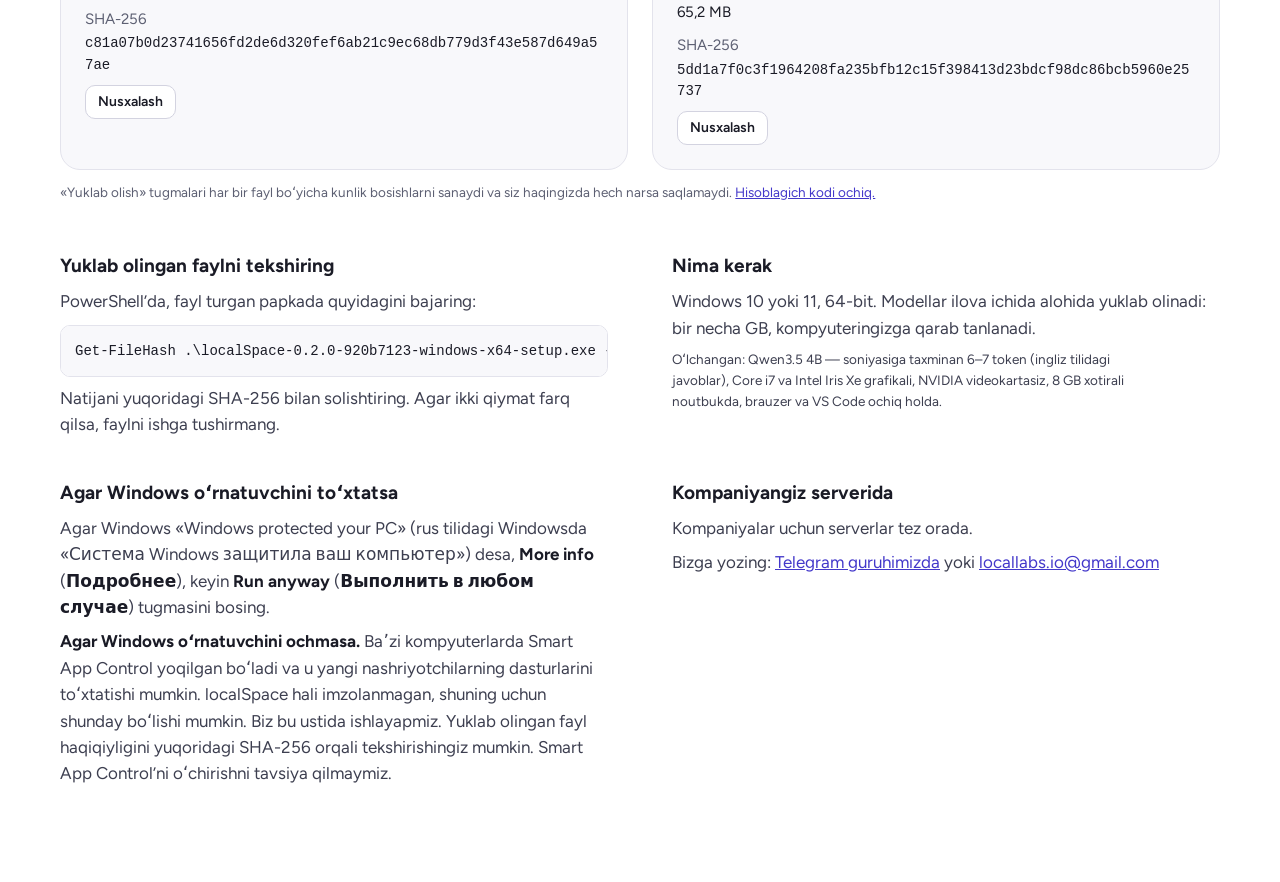
<file: uz/index.html>
<!DOCTYPE html>
<html lang="uz">
<head>
<meta charset="utf-8">
<meta name="viewport" content="width=device-width, initial-scale=1">
<title>localSpace — kompyuteringiz oʻz sunʼiy intellektini ishga tushira oladi</title>
<meta name="description" content="localSpace kompyuteringizni koʻrib chiqadi, unga mos modelni tavsiya qiladi va hech narsa yuklab olinmasdan oldin u qanchalik tez yozishini aytadi. Siz yozgan hamma narsa kompyuteringizda qoladi.">
<link rel="canonical" href="https://linusip.github.io/localLabs/uz/">
<link rel="alternate" hreflang="en" href="https://linusip.github.io/localLabs/">
<link rel="alternate" hreflang="ru" href="https://linusip.github.io/localLabs/ru/">
<link rel="alternate" hreflang="uz" href="https://linusip.github.io/localLabs/uz/">
<link rel="alternate" hreflang="x-default" href="https://linusip.github.io/localLabs/">
<meta property="og:type" content="website">
<meta property="og:site_name" content="localSpace">
<meta property="og:url" content="https://linusip.github.io/localLabs/uz/">
<meta property="og:title" content="Kompyuteringiz oʻz sunʼiy intellektini ishga tushira oladi. Qanchalik yaxshi ekanini biz aytamiz.">
<meta property="og:description" content="localSpace kompyuteringizni koʻrib chiqadi, unga mos modelni tavsiya qiladi va hech narsa yuklab olinmasdan oldin u qanchalik tez yozishini aytadi. Siz yozgan hamma narsa kompyuteringizda qoladi.">
<meta property="og:image" content="https://linusip.github.io/localLabs/og-0.2.png">
<meta property="og:image:width" content="1200">
<meta property="og:image:height" content="630">
<meta property="og:image:alt" content="The localSpace logo and the words: Your computer can run its own AI. We will tell you how well. Below them, one speed measured on one laptop: Qwen3.5 4B, 25.2 tokens a second, with a 4 GB graphics card.">
<meta name="twitter:card" content="summary_large_image">
<meta name="twitter:title" content="Kompyuteringiz oʻz sunʼiy intellektini ishga tushira oladi. Qanchalik yaxshi ekanini biz aytamiz.">
<meta name="twitter:description" content="localSpace kompyuteringizni koʻrib chiqadi, unga mos modelni tavsiya qiladi va hech narsa yuklab olinmasdan oldin u qanchalik tez yozishini aytadi. Siz yozgan hamma narsa kompyuteringizda qoladi.">
<meta name="twitter:image" content="https://linusip.github.io/localLabs/og-0.2.png">
<link rel="icon" href="../favicon-32.png" type="image/png" sizes="32x32">
<link rel="apple-touch-icon" href="../apple-touch-icon.png">
<meta name="theme-color" content="#f8f8fb">
<link rel="icon" href="../favicon.svg" type="image/svg+xml">
<link rel="preload" href="../fonts/figtree-latin.woff2" as="font" type="font/woff2" crossorigin>
<link rel="stylesheet" href="../story.css">
<script>if (!matchMedia("(prefers-reduced-motion: reduce)").matches) document.documentElement.classList.add("js");</script>
<script src="../story.js" defer></script>
</head>
<body>
<a class="skip" href="#main">Asosiy qismga oʻtish</a>
<header class="head">
  <div class="wrap head-in">
    <a class="brand" href="#top"><img src="../brand/localspace-lockup.png" width="102" height="30" alt="localSpace"></a>
    <nav class="langs" aria-label="Til"><a href="../" lang="en">EN</a><a href="../ru/" lang="ru">RU</a><a href="../uz/" lang="uz" aria-current="true">UZ</a></nav>
    <a class="btn btn-primary" href="https://localspace.locallabs-io.workers.dev/download/windows">Yuklab olish</a>
  </div>
</header>
<main id="main">
  <section class="hero" id="top" aria-labelledby="hero-title">
    <div class="wrap hero-grid">
      <div>
        <h1 id="hero-title">Kompyuteringiz oʻz sunʼiy intellektini ishga tushira oladi.</h1>
        <p class="lede">Hech narsa yuklab olinmasdan oldin ilova kompyuteringizga qaysi model mos kelishini va u soniyasiga nechta soʻz yozishini koʻrsatadi. Siz yozgan hamma narsa shu kompyuterda qoladi.</p>
        <div class="ctas">
          <a class="btn btn-primary btn-big" href="https://localspace.locallabs-io.workers.dev/download/windows">Windows uchun yuklab olish</a>
          <a class="btn btn-quiet btn-big" href="https://t.me/localSpace_discussion">Hamjamiyatimizga qoʻshiling</a>
        </div>
        <p class="meta">Versiya 0.2.0-preview.1 <span class="tag">Sinov versiyasi</span> · Windows 10 yoki 11, 64-bit</p>
      </div>
      <div class="stack">
          <div class="card card-3" aria-hidden="true"><img src="../shots/chat-0.2.webp" width="792" height="648" alt="" loading="lazy" decoding="async"></div>
          <div class="card card-2" aria-hidden="true"><img src="../shots/models-0.2.webp" width="685" height="530" alt="" loading="lazy" decoding="async"></div>
          <div class="card card-1"><img src="../shots/first-run-0.2.webp" width="540" height="463" alt="localSpace 0.2.0-preview.1 ning ingliz tilidagi birinchi ekrani. «Bu kompyuter» ostida: NVIDIA GeForce RTX 3050 Ti Laptop GPU, 4 GB videoxotira, 16 GB tizim xotirasi. Tavsiya etilgani: Qwen3.5 4B, yaxshi ishlaydi, siz oʻqishingizdan tezroq, soniyasiga taxminan 15–20 soʻz. Uning katta qismi videoxotiraga sigʻadi, qolgani sekinroq tizim xotirasidan ishlaydi. Bepul, tijoriy foydalanish uchun ham. Taxminan 3,2 GB yuklab olinadi; D: diskda 12 GB boʻsh. «Yuklab olish va boshlash» tugmasi." fetchpriority="high"></div>
        </div>
    </div>
  </section>

  <section class="story" data-story aria-labelledby="step1-title">
    <div class="stage">
      <div class="wrap stage-grid">
        <div>
          <p class="eyebrow">Avval qaraydi</p>
          <h2 id="step1-title">Avval u kompyuteringizni oʻqiydi.</h2>
          <p class="body">Videokarta, uning xotirasi va tizim xotirasi — hech narsa yuklab olinmasdan oldin, kompyuterning oʻzida oʻqiladi. Hech narsa yuborilmaydi.</p>
          <dl class="reads">
            <div class="read"><dt>Videokarta</dt><dd>NVIDIA GeForce RTX 3050 Ti Laptop GPU</dd></div>
            <div class="read"><dt>Videoxotira</dt><dd>4 GB</dd></div>
            <div class="read"><dt>Tizim xotirasi</dt><dd>16 GB</dd></div>
          </dl>
          <p class="source">Sinov versiyasi sinov noutbukimizni 2026-yil 21-oktabrda shunday oʻqidi.</p>
        </div>
        <div class="stack">
          <div class="card card-3" aria-hidden="true"><img src="../shots/chat-0.2.webp" width="792" height="648" alt="" loading="lazy" decoding="async"></div>
          <div class="card card-2" aria-hidden="true"><img src="../shots/models-0.2.webp" width="685" height="530" alt="" loading="lazy" decoding="async"></div>
          <div class="card card-1"><img src="../shots/first-run-0.2.webp" width="540" height="463" alt="localSpace 0.2.0-preview.1 ning ingliz tilidagi birinchi ekrani, «Bu kompyuter» qismi belgilangan: NVIDIA GeForce RTX 3050 Ti Laptop GPU, 4 GB videoxotira, 16 GB tizim xotirasi. Uning ostida shu kompyuterga tavsiya etilgan model: Qwen3.5 4B." fetchpriority="high"></div>
          <div class="ring" aria-hidden="true"></div>
        </div>
      </div>
    </div>
  </section>

  <section class="story story-pick" data-story aria-labelledby="pick-title">
    <div class="stage">
      <div class="wrap stage-grid">
        <div>
          <p class="eyebrow">Tanlaydi</p>
          <h2 id="pick-title">Keyin u mos modelni tanlaydi.</h2>
          <p class="body">Har bir model yuklab olinmasdan oldin bu kompyuterda qanday ishlashini aytadi. Eng mosi birinchi turadi.</p>
          <p class="measured-line">Oʻsha noutbukda oʻlchangan: soniyasiga 25,2 token.</p>
          <p class="source">Model satrlari — ilovaning oʻsha noutbukdagi oʻz soʻzlari, ingliz tilida.</p>
        </div>
        <ul class="models" lang="en">
          <li class="model is-pick" style="--i: 0">
            <span class="badge" lang="uz">Tavsiya etiladi</span>
            <p class="model-name">Qwen3.5 4B <span>Alibaba (Qwen)</span></p>
            <p class="model-line">Runs well — faster than you read: about 15 to 20 words a second.</p>
            <p class="model-speed" lang="uz"><b>25,2</b> token soniyasiga, oʻlchangan</p>
          </li>
          <li class="model" style="--i: 1">
            
            <p class="model-name">Gemma 4 E2B <span>Google</span></p>
            <p class="model-line">Runs well — faster than you read: about 15 to 20 words a second.</p>
            
          </li>
          <li class="model" style="--i: 2">
            
            <p class="model-name">Gemma 4 E4B <span>Google</span></p>
            <p class="model-line">Runs well — faster than you read: about 7 to 10 words a second.</p>
            
          </li>
          <li class="model" style="--i: 3">
            
            <p class="model-name">Qwen3.5 9B <span>Alibaba (Qwen)</span></p>
            <p class="model-line">Runs well — faster than you read: about 5 to 7 words a second. Needs most of this computer's memory: close other programs, such as your browser, before you use it.</p>
            
          </li>
        </ul>
      </div>
    </div>
  </section>

  <section class="story story-ask" data-story aria-labelledby="ask-title">
    <div class="stage">
      <div class="wrap stage-grid">
        <div>
          <p class="eyebrow">Keyin siz soʻraysiz</p>
          <h2 id="ask-title">Rasm koʻrsating. Oʻz tilingizda soʻrang.</h2>
          <p class="body">Bitta qoʻlda yozilgan masala ingliz, rus va oʻzbek tillarida — kompyuterning oʻzida yechilgan.</p>
          <div class="answer-tabs" role="group" aria-label="Javob tili" data-tabs hidden>
            <button type="button" class="chip" data-tab="en" aria-pressed="false" lang="en">English</button>
            <button type="button" class="chip" data-tab="ru" aria-pressed="false" lang="ru">Русский</button>
            <button type="button" class="chip" data-tab="uz" aria-pressed="true" lang="uz">Oʻzbekcha</button>
          </div>
        </div>
        <div class="window">
          <div class="window-bar"><span>localSpace</span><span class="model-chip">Qwen3.5 4B</span></div>
          <div class="thread" data-answer="en" lang="en" hidden>
            <div class="msg msg-you"><span class="avatar" aria-hidden="true">A</span><div><img class="photo" src="../shots/integral-photo.webp" width="880" height="524" alt="Katakli qogʻozdagi qoʻlda yozilgan masala surati: x ni e ning x darajasiga koʻpaytmasidan dx boʻyicha integral." loading="lazy" decoding="async"><p>Solve the problem in this picture and explain each step.</p></div></div>
            <div class="msg msg-model"><span class="avatar avatar-model" aria-hidden="true"></span><div><div class="answer"><p>The problem is:</p><p><strong>∫ x · eˣ dx</strong></p><p>We’ll solve it using <strong>integration by parts</strong>, which uses the formula:</p><blockquote>∫ u dv = uv - ∫ v du</blockquote><hr><h4>Step 1: Choose u and dv</h4><p>Let’s pick:</p><ul><li><strong>u = x</strong> → because it becomes simpler when differentiated</li><li><strong>dv = eˣ dx</strong> → because we can easily integrate it</li></ul><p>Then:</p><ul><li><strong>du = dx</strong> (derivative of x)</li><li><strong>v = eˣ</strong> (integral of eˣ dx)</li></ul><hr><h4>Step 2: Plug into the formula</h4><p>∫ x·eˣ dx = uv - ∫ v du</p><p>= (x)(eˣ) - ∫ (eˣ)(dx)</p><p>= x eˣ - ∫ eˣ dx</p><hr><h4>Step 3: Integrate the remaining part</h4><p>∫ eˣ dx = eˣ + C (where C is the constant of integration)</p><p>So now:</p><p>= x eˣ - eˣ + C</p><hr><h4>Final Answer:</h4><p><strong>x eˣ - eˣ + C</strong></p><p>or factored as:</p><p><strong>(x - 1)eˣ + C</strong></p><p>✅ That’s the solution!</p></div></div></div>
          </div>
          <p class="speed-line" data-answer="en" hidden>Oʻsha noutbukdagi Qwen3.5 4B: rasmni 16,9 soniyada oʻqidi, soʻng soniyasiga 25,1 token yozdi.</p>
          <div class="thread" data-answer="ru" lang="ru" hidden>
            <div class="msg msg-you"><span class="avatar" aria-hidden="true">A</span><div><img class="photo" src="../shots/integral-photo.webp" width="880" height="524" alt="Katakli qogʻozdagi qoʻlda yozilgan masala surati: x ni e ning x darajasiga koʻpaytmasidan dx boʻyicha integral." loading="lazy" decoding="async"><p>Реши задачу на этой картинке и объясни каждый шаг.</p></div></div>
            <div class="msg msg-model"><span class="avatar avatar-model" aria-hidden="true"></span><div><div class="answer"><p>Хорошо, давай разберём интеграл:</p><p>∫ x · eˣ dx</p><p>Это интеграл от произведения функции — у нас есть x (линейная функция) и eˣ (экспонента). Для таких случаев удобно использовать <strong>метод интегрирования по частям</strong>.</p><hr><h4>Шаг 1: Формула интегрирования по частям</h4><p>Формула такая:</p><p>∫ u dv = uv - ∫ v du</p><p>Нужно выбрать, какая часть будет u (функция), а какая — dv (производная от другой части).</p><p>Обычно выбирают так:</p><ul><li>u — та функция, которую можно легко продифференцировать (например, полином)</li><li>dv — та, которую можно легко проинтегрировать (например, экспонента)</li></ul><p>Здесь:</p><ul><li>Пусть <strong>u = x</strong> → тогда du = dx</li><li>Пусть <strong>dv = eˣ dx</strong> → тогда v = ∫ eˣ dx = eˣ</li></ul><hr><h4>Шаг 2: Подставим в формулу</h4><p>∫ x·eˣ dx = u·v - ∫ v·du</p><p>= x·eˣ - ∫ eˣ dx</p><hr><h4>Шаг 3: Вычислим оставшийся интеграл</h4><p>∫ eˣ dx = eˣ + C (где C — константа интегрирования)</p><hr><h4>Шаг 4: Соберём всё вместе</h4><p>Ответ:</p><p>x·eˣ - eˣ + C</p><p>Можно вынести общий множитель eˣ:</p><p>= eˣ(x - 1) + C</p><hr><p>✅ <strong>Итоговый ответ:</strong></p><p><strong>∫ x·eˣ dx = eˣ(x - 1) + C</strong></p><p>Если нужно — могу объяснить ещё проще или на другом языке, если хочешь.</p></div></div></div>
          </div>
          <p class="speed-line" data-answer="ru" hidden>Oʻsha noutbukdagi Qwen3.5 4B: rasmni 18 soniyada oʻqidi, soʻng soniyasiga 25,2 token yozdi.</p>
          <div class="thread" data-answer="uz" lang="uz">
            <div class="msg msg-you"><span class="avatar" aria-hidden="true">A</span><div><img class="photo" src="../shots/integral-photo.webp" width="880" height="524" alt="Katakli qogʻozdagi qoʻlda yozilgan masala surati: x ni e ning x darajasiga koʻpaytmasidan dx boʻyicha integral." loading="lazy" decoding="async"><p>Bu rasmdagi masalani yeching va har bir qadamni tushuntiring.</p></div></div>
            <div class="msg msg-model"><span class="avatar avatar-model" aria-hidden="true"></span><div><div class="answer"><p>Bu integralni yechish uchun &quot;integralsiz bo'lish&quot; (integration by parts) usulidan foydalanamiz. Bu usul quyidagicha ishlaydi:</p><p><strong>Formula:</strong></p><p>∫u·dv = u·v - ∫v·du</p><hr><h4>1-qadam: u va dv ni tanlash</h4><p>Bizning holatda:</p><ul><li>u = x (chunki uni oddiyroq qilib olishimiz mumkin)</li><li>dv = e^x dx (chunki uning integrali aniq ma'lum)</li></ul><p>Shunday qilib:</p><ul><li>du = dx (x ning hosilasi 1 ga teng)</li><li>v = ∫e^x dx = e^x</li></ul><hr><h4>2-qadam: Formula ni qo'llash</h4><p>Endi formulani qo'yamiz:</p><p>∫x·e^x dx = x·e^x - ∫e^x dx</p><hr><h4>3-qadam: Ikkinchi integralni hisoblash</h4><p>∫e^x dx = e^x + C (C — integrallash konstantasi)</p><p>Demak:</p><p>∫x·e^x dx = x·e^x - e^x + C</p><hr><h4>4-qadam: Yakuniy javobni soddalashtirish</h4><p>Keling, ifodani qisqartiramiz:</p><p>= e^x(x - 1) + C</p><hr><p>✅ <strong>Javob:</strong></p><p><strong>∫x·e^x dx = e^x(x - 1) + C</strong></p><p>Bu javob to'g'ri va oddiy ko'rinishda.</p></div></div></div>
          </div>
          <p class="model-note" data-answer="uz">Model «integralsiz boʻlish» deb yozdi, toʻgʻri atamasi «boʻlaklab integrallash». Javobni oʻzgartirmadik.</p>
          <p class="speed-line" data-answer="uz">Oʻsha noutbukdagi Qwen3.5 4B: rasmni 17,8 soniyada oʻqidi, soʻng soniyasiga 25,6 token yozdi.</p>
        </div>
      </div>
    </div>
  </section>

  <section class="plain privacy" aria-labelledby="privacy-title">
    <div class="wrap">
      <p class="eyebrow">Maxfiy</p>
      <h2 id="privacy-title">Hech narsa kompyuteringizdan chiqmaydi.</h2>
      <p class="lede">Ilova hech narsa yubormaydi: savollaringizni ham, javoblarini ham, undan qanchalik tez-tez foydalanishingizni ham.</p>
      <ul class="claims">
        <li><strong>Obuna yoʻq, xabar uchun toʻlov yoʻq</strong><span>U sizda allaqachon bor uskunada ishlaydi.</span></li>
        <li><strong>Internetsiz ham ishlaydi</strong><span>Model yuklab olingach, ulanish kerak emas.</span></li>
      </ul>
    </div>
  </section>

  <section class="plain end" id="download" aria-labelledby="end-title">
    <div class="wrap">
      <h2 id="end-title">Oʻz kompyuteringizda sinab koʻring.</h2>
      <div class="ctas">
        <a class="btn btn-primary btn-big" href="https://localspace.locallabs-io.workers.dev/download/windows">Windows uchun yuklab olish</a>
        <a class="btn btn-quiet btn-big" href="https://t.me/localSpace_discussion">Hamjamiyatimizga qoʻshiling</a>
      </div>
      <p class="meta">Versiya 0.2.0-preview.1, Windows 10 yoki 11, 64-bit uchun. Bu sinov versiyasi, shuning uchun kamchiliklar boʻladi.</p>
      <div class="files">
        <article class="file">
          <h3>Oʻrnatuvchi</h3>
          <p>localSpace’ni oʻrnatadi va «Pusk» menyusiga qoʻshadi.</p>
          <a class="btn btn-primary" href="https://localspace.locallabs-io.workers.dev/download/windows">Oʻrnatuvchini yuklab olish</a>
          <dl class="facts">
            <div><dt>Fayl</dt><dd><code>localSpace-0.2.0-920b7123-windows-x64-setup.exe</code></dd></div>
            <div><dt>Hajmi</dt><dd>37,1 MB</dd></div>
            <div><dt>SHA-256</dt><dd class="hash-row"><code id="sha-setup">c81a07b0d23741656fd2de6d320fef6ab21c9ec68db779d3f43e587d649a57ae</code><button class="copy" type="button" data-copy="sha-setup" hidden>Nusxalash</button></dd></div>
          </dl>
        </article>
        <article class="file">
          <h3>Koʻchma zip</h3>
          <p>Hech narsa oʻrnatilmaydi: arxivni oching va localSpace’ni papkadan ishga tushiring.</p>
          <a class="btn btn-primary" href="https://localspace.locallabs-io.workers.dev/download/portable">Zip’ni yuklab olish</a>
          <dl class="facts">
            <div><dt>Fayl</dt><dd><code>localSpace-0.2.0-920b7123-windows-x64-portable.zip</code></dd></div>
            <div><dt>Hajmi</dt><dd>65,2 MB</dd></div>
            <div><dt>SHA-256</dt><dd class="hash-row"><code id="sha-portable">5dd1a7f0c3f1964208fa235bfb12c15f398413d23bdcf98dc86bcb5960e25737</code><button class="copy" type="button" data-copy="sha-portable" hidden>Nusxalash</button></dd></div>
          </dl>
        </article>
      </div>
      <p class="source">«Yuklab olish» tugmalari har bir fayl boʻyicha kunlik bosishlarni sanaydi va siz haqingizda hech narsa saqlamaydi. <a href="https://github.com/LinusIp/localspace-downloads">Hisoblagich kodi ochiq.</a></p>
      <div class="dl-grid">
        <div><h3>Yuklab olingan faylni tekshiring</h3><p>PowerShell’da, fayl turgan papkada quyidagini bajaring:</p><pre class="command"><code>Get-FileHash .\localSpace-0.2.0-920b7123-windows-x64-setup.exe -Algorithm SHA256</code></pre><p>Natijani yuqoridagi SHA-256 bilan solishtiring. Agar ikki qiymat farq qilsa, faylni ishga tushirmang.</p></div>
        <div><h3>Nima kerak</h3><p>Windows 10 yoki 11, 64-bit. Modellar ilova ichida alohida yuklab olinadi: bir necha GB, kompyuteringizga qarab tanlanadi.</p><p class="source">Oʻlchangan: Qwen3.5 4B — soniyasiga taxminan 6–7 token (ingliz tilidagi javoblar), Core i7 va Intel Iris Xe grafikali, NVIDIA videokartasiz, 8 GB xotirali noutbukda, brauzer va VS Code ochiq holda.</p></div>
        <div><h3>Agar Windows oʻrnatuvchini toʻxtatsa</h3><p>Agar Windows «Windows protected your PC» (rus tilidagi Windowsda «Система Windows защитила ваш компьютер») desa, <strong>More info</strong> (<strong>Подробнее</strong>), keyin <strong>Run anyway</strong> (<strong>Выполнить в любом случае</strong>) tugmasini bosing.</p><p><strong>Agar Windows oʻrnatuvchini ochmasa.</strong> Baʼzi kompyuterlarda Smart App Control yoqilgan boʻladi va u yangi nashriyotchilarning dasturlarini toʻxtatishi mumkin. localSpace hali imzolanmagan, shuning uchun shunday boʻlishi mumkin. Biz bu ustida ishlayapmiz. Yuklab olingan fayl haqiqiyligini yuqoridagi SHA-256 orqali tekshirishingiz mumkin. Smart App Control’ni oʻchirishni tavsiya qilmaymiz.</p></div>
        <div><h3>Kompaniyangiz serverida</h3><p>Kompaniyalar uchun serverlar tez orada.</p><p>Bizga yozing: <a href="https://t.me/localSpace_discussion">Telegram guruhimizda</a> yoki <a href="mailto:locallabs.io@gmail.com">locallabs.io@gmail.com</a></p></div>
      </div>
    </div>
  </section>
</main>
</body>
</html>
</file>
<file: story.css>
/* The scroll-story page. Colours come only from the tokens in the first
   block, which use the app's own names (web/packages/ui/src/ui.css), so the
   shared palette replaces one block. Light only until the app has a dark
   set. Mobile first; every moving part reads --p, set by story.js from
   0 to 1 as its section scrolls by, and sits at its end state when motion is
   reduced or scripts are off. */

@font-face {
  font-family: "Figtree";
  font-style: normal;
  font-weight: 300 900;
  font-display: swap;
  src: url("fonts/figtree-latin.woff2") format("woff2");
  unicode-range: U+0000-00FF, U+0131, U+0152-0153, U+02BB-02BC, U+02C6, U+02DA, U+02DC, U+0304, U+0308, U+0329, U+2000-206F, U+20AC, U+2122, U+2191, U+2193, U+2212, U+2215, U+FEFF, U+FFFD;
}
@font-face {
  font-family: "Figtree";
  font-style: normal;
  font-weight: 300 900;
  font-display: swap;
  src: url("fonts/figtree-latin-ext.woff2") format("woff2");
  unicode-range: U+0100-02BA, U+02BD-02C5, U+02C7-02CC, U+02CE-02D7, U+02DD-02FF, U+1D00-1DBF, U+1E00-1E9F, U+1EF2-1EFF, U+2020, U+20A0-20AB, U+20AD-20C0, U+2113, U+2C60-2C7F, U+A720-A7FF;
}

:root {
  color-scheme: light;
  /* The palette: (a) indigo and amber, shared with the app (light set,
     from the product session's a-light.css). Buttons use --ls-accent-fill;
     text and links use --ls-accent; --ls-highlight is only for
     "Recommended". The dark set waits for a dark mode. */
  --ls-page: #f8f8fb;
  --ls-rail: #f0f0f6;
  --ls-surface: #ffffff;
  --ls-surface-muted: #fafafd;
  --ls-ink: #1a1b26;
  --ls-ink-soft: #3d3f50;
  --ls-muted: #5d6073;
  --ls-faint: #8b8ea2;
  --ls-line: #e3e3ec;
  --ls-line-strong: #d3d3e0;
  --ls-hover: #ebebf3;
  --ls-accent: #4338ca;
  --ls-accent-fill: #4338ca;
  --ls-accent-strong: #3730a3;
  --ls-accent-soft: #eceafb;
  --ls-accent-line: #cfcbf4;
  --ls-on-accent: #ffffff;
  --ls-highlight: #a35400;
  --ls-highlight-fill: #f5a524;
  --ls-highlight-soft: #fdf0d8;
  --ls-on-highlight: #1a1b26;
  --ls-ok: #1d7a4c;
  --ls-ok-soft: #e5f4ec;
  --ls-warn: #8a5a00;
  --ls-warn-soft: #fdf3dc;
  --ls-danger: #b3263e;
  --ls-danger-soft: #fbe9ec;
  --ls-shadow: rgba(26, 27, 38, 0.1);

  --font: "Figtree", system-ui, -apple-system, "Segoe UI", sans-serif;
  --gutter: 18px;
  --head: 60px;
  --radius: 14px;
  --card-radius: 20px;
}
html[lang="ru"] { --font: system-ui, -apple-system, "Segoe UI", sans-serif; }
@media (min-width: 760px) { :root { --gutter: 40px; --head: 72px; } }

*, *::before, *::after { box-sizing: border-box; }
html { -webkit-text-size-adjust: 100%; text-size-adjust: 100%; }
body {
  margin: 0;
  background: var(--ls-page);
  color: var(--ls-ink);
  font: 400 17px/1.55 var(--font);
  -webkit-font-smoothing: antialiased;
}
h1, h2, p { margin: 0; }
img { display: block; max-width: 100%; height: auto; }
a { color: var(--ls-accent); }
:focus-visible { outline: 2px solid var(--ls-accent); outline-offset: 3px; border-radius: 6px; }
.wrap { width: 100%; max-width: 1240px; margin: 0 auto; padding: 0 var(--gutter); }
.skip { position: absolute; left: var(--gutter); top: -80px; z-index: 300; padding: 10px 16px; border-radius: 10px; background: var(--ls-ink); color: var(--ls-on-accent); }
.skip:focus { top: 10px; }

/* -- the header: always there, with Download in it -------------------------- */

.head {
  position: sticky;
  top: 0;
  z-index: 100;
  background: color-mix(in srgb, var(--ls-page) 88%, transparent);
  -webkit-backdrop-filter: blur(12px);
  backdrop-filter: blur(12px);
}
.head-in { display: flex; align-items: center; gap: 6px; height: var(--head); }
.brand { display: inline-flex; margin-right: auto; }
.brand img { width: 102px; height: 30px; }
.langs { display: flex; }
.langs a { display: inline-flex; align-items: center; min-height: 44px; padding: 0 7px; color: var(--ls-muted); font-size: 14px; font-weight: 600; text-decoration: none; }
.langs a[aria-current] { color: var(--ls-ink); }
.btn {
  display: inline-flex;
  align-items: center;
  justify-content: center;
  min-height: 44px;
  padding: 0 18px;
  border: 1.5px solid transparent;
  border-radius: var(--radius);
  font: 600 15px/1.2 var(--font);
  white-space: nowrap;
  text-decoration: none;
  transition: background-color 150ms ease, border-color 150ms ease, transform 150ms ease;
}
.btn-primary { background: var(--ls-accent-fill); color: var(--ls-on-accent); }
.btn-primary:hover { background: var(--ls-accent-strong); color: var(--ls-on-accent); }
.btn-quiet { background: var(--ls-surface); color: var(--ls-ink); border-color: var(--ls-line-strong); }
.btn-quiet:hover { border-color: var(--ls-muted); color: var(--ls-ink); }
.btn-big { min-height: 56px; padding: 0 26px; font-size: 17px; }
.head .btn { margin-left: 6px; }

/* -- the hero ---------------------------------------------------------------- */

.hero { padding: 36px 0 40px; overflow-x: clip; }
.hero-grid { display: grid; gap: 44px; }
.hero h1 {
  font-size: clamp(44px, 5.6vw, 80px);
  line-height: 0.98;
  letter-spacing: -0.04em;
  font-weight: 650;
  text-wrap: balance;
}
.lede { margin-top: 22px; max-width: 30em; font-size: clamp(18px, 1.5vw, 21px); color: var(--ls-ink-soft); }
.ctas { margin-top: 32px; display: flex; gap: 12px; }
.ctas .btn { flex: 1 1 0; min-width: 0; padding: 8px 12px; white-space: normal; text-align: center; }
.meta { margin-top: 14px; font-size: 14px; color: var(--ls-muted); }
.tag { display: inline-flex; align-items: center; height: 22px; padding: 0 9px; border-radius: 999px; background: var(--ls-accent-soft); border: 1px solid var(--ls-accent-line); color: var(--ls-accent); font-size: 12.5px; font-weight: 600; vertical-align: 1px; }
@media (min-width: 520px) { .ctas .btn { flex: 0 0 auto; padding: 0 26px; white-space: nowrap; } }

/* The stack: real screens from the preview build, as cards. */
.stack { position: relative; aspect-ratio: 1080 / 925; max-width: 600px; width: 100%; justify-self: center; }
.card {
  position: absolute;
  inset: 0;
  border-radius: var(--card-radius);
  background: var(--ls-surface);
  box-shadow: 0 1px 2px var(--ls-shadow), 0 28px 56px -18px var(--ls-shadow);
  overflow: hidden;
}
.card img { width: 100%; height: 100%; object-fit: cover; object-position: top left; }
.card-3 { transform: rotate(6deg) translate(5%, 3%) scale(0.94); }
.card-2 { transform: rotate(3deg) translate(2.5%, 1.5%) scale(0.97); }
.card-1 { transform: rotate(-1.5deg); }
.card-3 img, .card-2 img { opacity: 0.55; }

@media (min-width: 980px) {
  .hero { padding: 72px 0 96px; }
  .hero-grid { grid-template-columns: minmax(0, 1.1fr) minmax(0, 0.9fr); gap: 64px; align-items: center; }
}

/* -- step 1: it reads your computer ---------------------------------------------
   A tall section with a sticky stage. As it scrolls by (--p 0 -> 1) the top
   card comes forward and straightens, the rest of the stack drops away, the
   "This computer" lines are ringed and the three readings arrive. */

.story { position: relative; }
.stage { display: grid; align-content: center; overflow: clip; padding: 72px 0; }
/* Pinned only once story.js runs and motion is allowed, and only on screens
   tall and wide enough to hold a whole step; phones scroll the finished steps. */
@media (min-width: 760px) and (min-height: 620px) {
  .js .story { height: 230vh; }
  .js .stage { position: sticky; top: var(--head); height: calc(100vh - var(--head)); padding: 0; }
}
.stage-grid { display: grid; gap: 28px; align-items: center; }
.eyebrow { font-size: 14px; font-weight: 700; letter-spacing: 0.04em; color: var(--ls-accent); text-transform: uppercase; }
.story h2 {
  margin-top: 12px;
  font-size: clamp(34px, 5vw, 64px);
  line-height: 1.02;
  letter-spacing: -0.035em;
  font-weight: 650;
  text-wrap: balance;
}
.story p.body { margin-top: 16px; max-width: 28em; color: var(--ls-ink-soft); }

.reads { margin: 22px 0 0; display: grid; gap: 2px; max-width: 30em; }
.read {
  display: flex;
  justify-content: space-between;
  gap: 16px;
  padding: 11px 0;
  border-bottom: 1.5px solid var(--ls-accent-line);
  opacity: clamp(0, calc((var(--p, 1) - var(--at)) * 6), 1);
  transform: translateY(calc((1 - clamp(0, calc((var(--p, 1) - var(--at)) * 6), 1)) * 10px));
}
.read dt { color: var(--ls-muted); font-size: 15px; }
.read dd { margin: 0; font-weight: 600; text-align: right; }
.read:nth-child(1) { --at: 0.35; }
.read:nth-child(2) { --at: 0.48; }
.read:nth-child(3) { --at: 0.61; }
.source { margin-top: 12px; font-size: 13.5px; color: var(--ls-muted); opacity: clamp(0, calc((var(--p, 1) - 0.7) * 6), 1); }

.stage .stack { max-width: 640px; }
.stage .card-1 {
  transform: rotate(calc(-1.5deg * (1 - var(--p, 1)))) scale(calc(1 + 0.04 * var(--p, 1)));
}
.stage .card-2 { transform: rotate(3deg) translate(2.5%, calc(1.5% + 40% * var(--p, 1))) scale(0.97); opacity: calc(1 - var(--p, 1)); }
.stage .card-3 { transform: rotate(6deg) translate(5%, calc(3% + 55% * var(--p, 1))) scale(0.94); opacity: calc(1 - var(--p, 1)); }
/* The ring around "This computer" on the real screen. */
.ring {
  position: absolute;
  left: 3.5%;
  top: 5.5%;
  width: 93%;
  height: 26%;
  border: 2.5px solid var(--ls-accent);
  border-radius: 14px;
  box-shadow: 0 0 0 6px var(--ls-accent-soft);
  opacity: clamp(0, calc((var(--p, 1) - 0.2) * 5), 1);
}

@media (min-width: 980px) {
  .stage-grid { grid-template-columns: minmax(0, 0.8fr) minmax(0, 1fr); gap: 64px; }
}
@media (max-width: 979px) {
  .stage .stack { max-width: 480px; }
  .story h2 { font-size: clamp(30px, 8vw, 44px); }
}

/* Reduced motion: story.js leaves the page unpinned, every frame finished. */
@media (prefers-reduced-motion: reduce) {
  .btn { transition: none; }
}


/* -- step 2: it picks the model ----------------------------------------------
   The cards start stacked and fan out into a list (--p 0 -> 0.5); then the
   recommended one lifts and the others step back (0.5 -> 1). */

.models { list-style: none; margin: 0; padding: 0; display: grid; gap: 12px; }
.model {
  --spread: clamp(0, calc(var(--p, 1) * 2), 1);
  --lift: clamp(0, calc((var(--p, 1) - 0.5) * 3), 1);
  position: relative;
  padding: 18px 20px;
  border-radius: var(--card-radius);
  background: var(--ls-surface);
  border: 1px solid var(--ls-line);
  box-shadow: 0 1px 2px var(--ls-shadow), 0 18px 36px -20px var(--ls-shadow);
  transform: translateY(calc((1 - var(--spread)) * var(--i) * -88%)) rotate(calc((1 - var(--spread)) * (var(--i) - 1.5) * 2deg));
  opacity: calc(1 - var(--lift) * 0.45);
}
.model.is-pick {
  z-index: 2;
  opacity: 1;
  border-color: var(--ls-accent);
  box-shadow: 0 0 0 calc(var(--lift) * 5px) var(--ls-accent-soft), 0 24px 48px -20px var(--ls-shadow);
  transform: translateY(calc(var(--lift) * -6px)) scale(calc(1 + var(--lift) * 0.03));
}
.model-name { font-size: 18px; font-weight: 650; }
.model-name span { margin-left: 6px; padding: 2px 8px; border-radius: 999px; background: var(--ls-hover); color: var(--ls-ink-soft); font-size: 13px; font-weight: 500; }
.model-line { margin-top: 6px; color: var(--ls-ink-soft); font-size: 15px; line-height: 1.5; }
.badge {
  position: absolute;
  top: -11px;
  right: 18px;
  padding: 3px 10px;
  border-radius: 999px;
  background: var(--ls-highlight-fill);
  color: var(--ls-on-highlight);
  font-size: 12.5px;
  font-weight: 700;
  opacity: var(--lift);
}
.model-speed { margin-top: 10px; color: var(--ls-ink-soft); opacity: var(--lift); }
.model-speed b { font-size: 30px; letter-spacing: -0.02em; color: var(--ls-ink); font-variant-numeric: tabular-nums; margin-right: 6px; }
.measured-line { margin-top: 18px; font-weight: 600; }

/* -- step 3: the chat window, one answer per language ------------------------- */

.window {
  border-radius: var(--card-radius);
  background: var(--ls-surface);
  border: 1px solid var(--ls-line);
  box-shadow: 0 1px 2px var(--ls-shadow), 0 28px 56px -18px var(--ls-shadow);
  overflow: hidden;
  transform: translateY(calc((1 - clamp(0, calc(var(--p, 1) * 2.5), 1)) * 40px)) scale(calc(0.96 + clamp(0, calc(var(--p, 1) * 2.5), 1) * 0.04));
}
.window-bar { display: flex; justify-content: space-between; align-items: center; padding: 12px 18px; border-bottom: 1px solid var(--ls-line); font-size: 14px; font-weight: 600; }
.model-chip { padding: 3px 10px; border: 1px solid var(--ls-line); border-radius: 999px; color: var(--ls-ink-soft); font-weight: 500; }
.thread { display: grid; gap: 18px; padding: 20px 18px; max-height: 62vh; overflow: auto; }
.thread[hidden] { display: none; }
.msg { display: flex; gap: 12px; }
.msg > div { min-width: 0; }
.avatar { flex: none; width: 30px; height: 30px; border-radius: 999px; background: var(--ls-ink); color: var(--ls-on-accent); display: inline-flex; align-items: center; justify-content: center; font-size: 13px; font-weight: 600; }
.avatar-model { background: var(--ls-accent-soft); border: 1px solid var(--ls-accent-line); }
.photo { width: 260px; max-width: 100%; height: auto; margin-bottom: 10px; border-radius: 12px; border: 1px solid var(--ls-line); }
.answer { line-height: 1.6; font-size: 15.5px; }
.answer p, .answer ul, .answer h4, .answer blockquote, .answer hr { margin: 0 0 8px; }
.answer h4 { margin-top: 12px; font-size: 16px; }
.answer ul { padding-left: 1.2em; }
.answer hr { border: 0; border-top: 1px solid var(--ls-line); }
.answer blockquote { padding-left: 12px; border-left: 3px solid var(--ls-accent-line); color: var(--ls-ink-soft); }
.model-note { margin: 0; padding: 10px 18px; border-top: 1px solid var(--ls-line); background: var(--ls-highlight-soft); color: var(--ls-ink-soft); font-size: 14px; line-height: 1.5; }
.speed-line { margin: 0; padding: 10px 18px 14px; border-top: 1px solid var(--ls-line); color: var(--ls-muted); font-size: 14px; }
.speed-line[hidden], .model-note[hidden] { display: none; }
.answer-tabs { margin-top: 22px; display: flex; flex-wrap: wrap; gap: 8px; }
.chip { min-height: 40px; padding: 0 16px; border-radius: 999px; border: 1.5px solid var(--ls-line-strong); background: var(--ls-surface); color: var(--ls-ink); font: 600 15px var(--font); cursor: pointer; }
.chip[aria-pressed="true"] { background: var(--ls-accent-soft); border-color: var(--ls-accent-line); color: var(--ls-accent); }

/* -- privacy and the end: plain sections, no pinning --------------------------- */

.plain { padding: 96px 0; }
.plain h2 { margin-top: 12px; font-size: clamp(34px, 5vw, 64px); line-height: 1.02; letter-spacing: -0.035em; font-weight: 650; text-wrap: balance; }
.claims { list-style: none; margin: 40px 0 0; padding: 0; display: grid; gap: 24px; }
.claims strong { display: block; font-size: 20px; }
.claims span { color: var(--ls-ink-soft); }
.end { background: var(--ls-surface); border-top: 1px solid var(--ls-line); }
.files { margin-top: 40px; display: grid; gap: 16px; }
.file { padding: 24px; border-radius: var(--card-radius); border: 1px solid var(--ls-line); background: var(--ls-page); display: flex; flex-direction: column; align-items: flex-start; min-width: 0; }
.file h3, .dl-grid h3 { margin: 0; font-size: 19px; }
.file > p { margin: 6px 0 18px; color: var(--ls-ink-soft); }
.facts { margin: 20px 0 0; width: 100%; display: grid; gap: 10px; font-size: 15px; border-top: 1px solid var(--ls-line); padding-top: 16px; }
.facts dt { color: var(--ls-muted); }
.facts dd { margin: 2px 0 0; overflow-wrap: anywhere; }
.facts code, .command code { font-family: ui-monospace, Consolas, monospace; font-size: 14px; }
.hash-row { display: flex; flex-wrap: wrap; gap: 8px 12px; align-items: center; }
.hash-row code { word-break: break-all; }
.copy { min-height: 34px; padding: 0 12px; border-radius: 10px; border: 1.5px solid var(--ls-line-strong); background: var(--ls-surface); font: 600 14px var(--font); color: var(--ls-ink); cursor: pointer; }
.dl-grid { margin-top: 48px; display: grid; gap: 32px; }
.dl-grid > div { min-width: 0; }
.dl-grid p { margin-top: 8px; color: var(--ls-ink-soft); max-width: 36em; }
.dl-grid strong { color: var(--ls-ink); }
.command { margin: 10px 0 0; padding: 12px 14px; overflow-x: auto; border-radius: 10px; border: 1px solid var(--ls-line); background: var(--ls-page); white-space: pre; }
@media (min-width: 820px) {
  .files { grid-template-columns: repeat(2, minmax(0, 1fr)); gap: 24px; }
  .dl-grid { grid-template-columns: repeat(2, minmax(0, 1fr)); gap: 40px 64px; }
  .claims { grid-template-columns: repeat(2, minmax(0, 1fr)); gap: 40px; max-width: 880px; }
}
</file>
